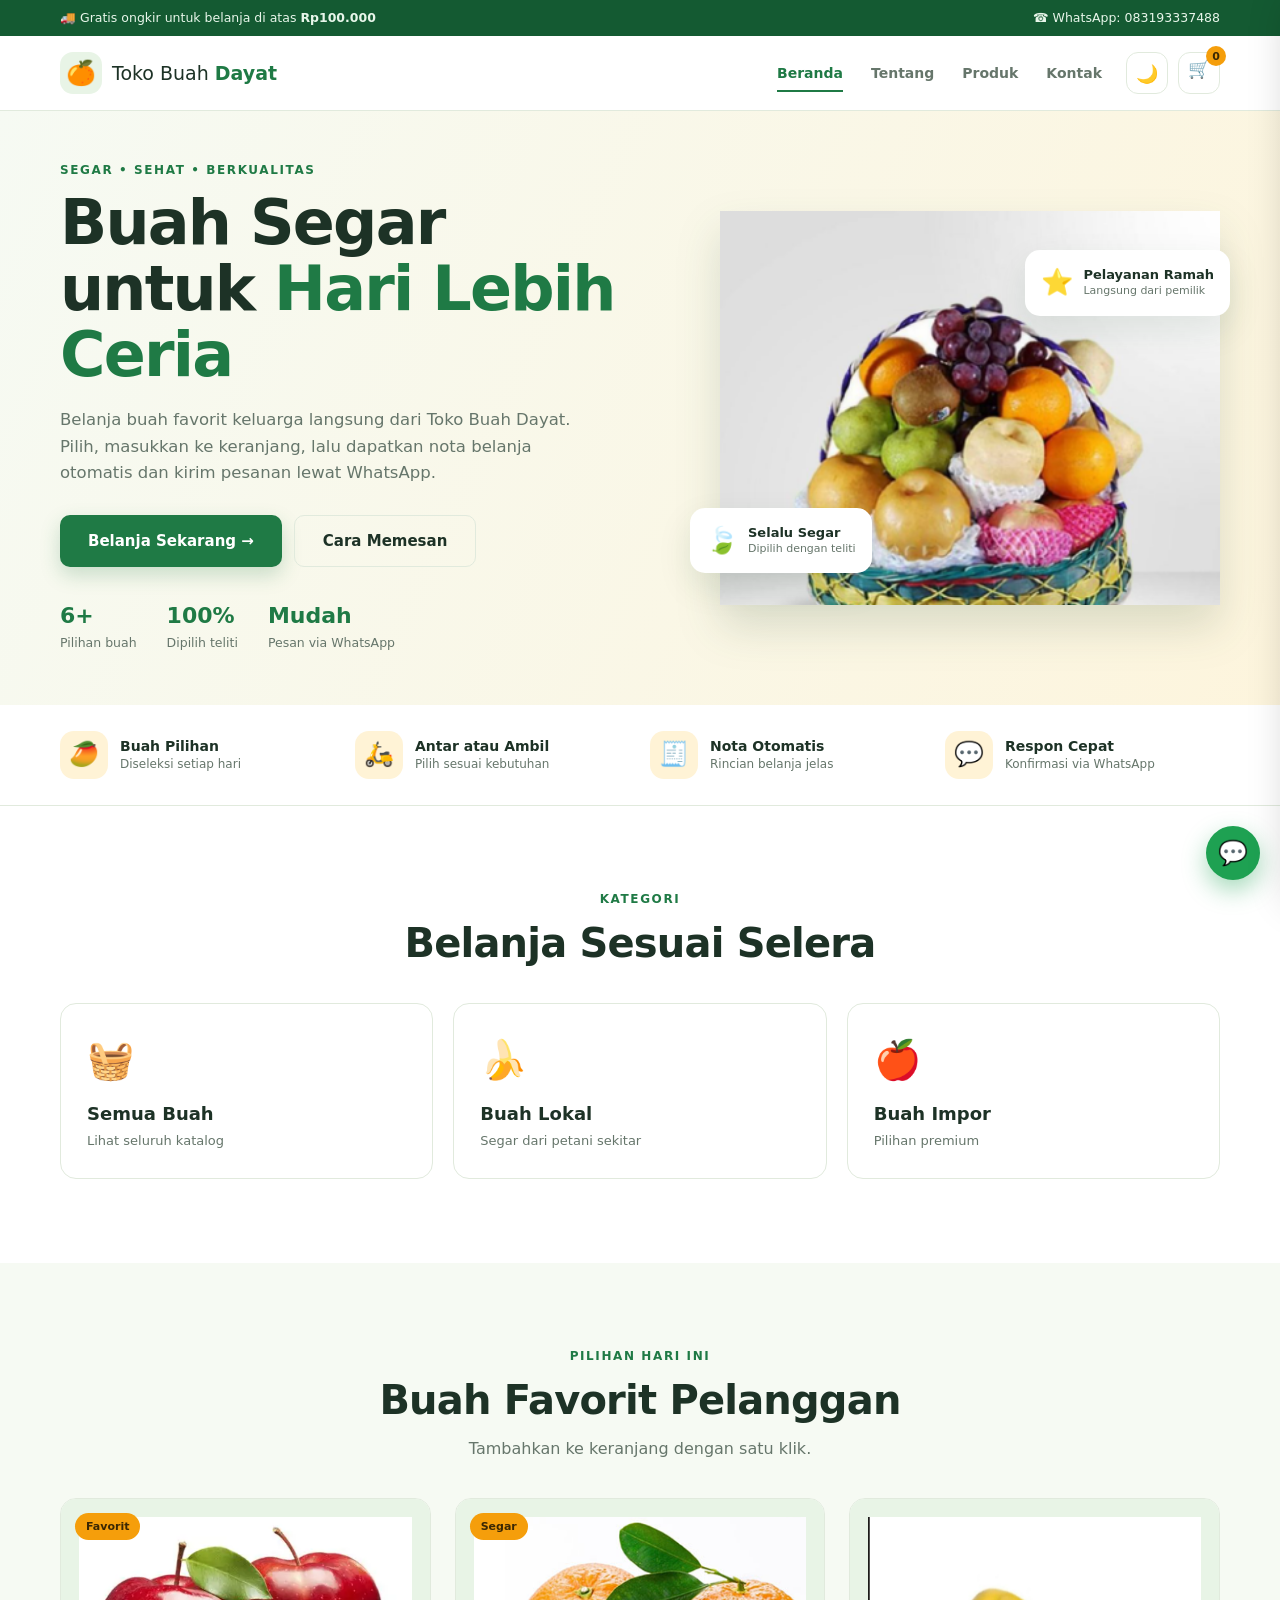
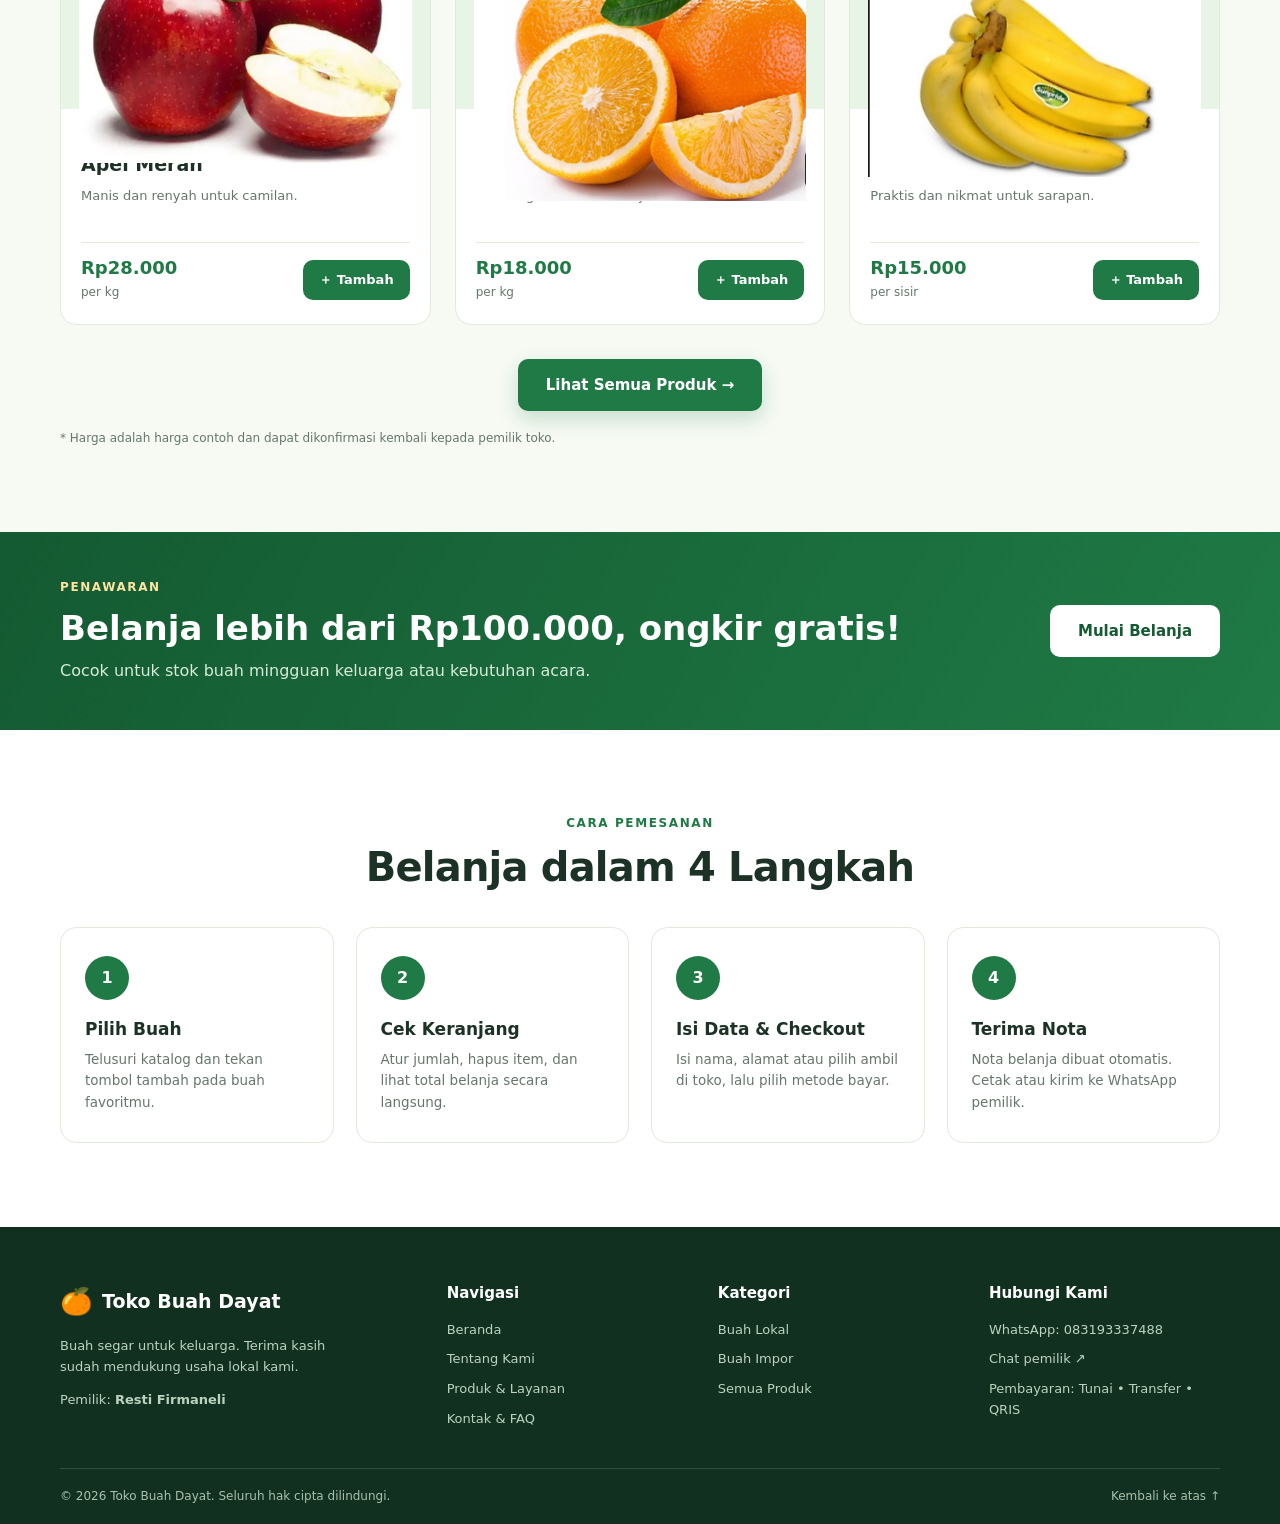
<file: index.html>
<!DOCTYPE html>
<html lang="id">
<head>
    <meta charset="UTF-8">
    <meta name="viewport" content="width=device-width, initial-scale=1.0">
    <meta name="description" content="Toko Buah Dayat menyediakan buah segar pilihan. Pesan online, bayar mudah, nota belanja otomatis.">
    <title>Toko Buah Dayat | Buah Segar Setiap Hari</title>
    <link rel="stylesheet" href="css/style.css">
</head>
<body id="top">

    <!-- ================= ANNOUNCEMENT BAR ================= -->
    <div class="topbar">
        <div class="container topbar-inner">
            <span>🚚 Gratis ongkir untuk belanja di atas <strong id="freeShipText">Rp100.000</strong></span>
            <span class="topbar-right">☎ WhatsApp: 083193337488</span>
        </div>
    </div>

    <!-- ================= NAVBAR ================= -->
    <header class="navbar-wrapper">
        <div class="container navbar-content">
            <a href="index.html" class="logo" aria-label="Toko Buah Dayat">
                <span class="logo-icon">🍊</span>
                <span class="logo-text">Toko Buah <strong>Dayat</strong></span>
            </a>

            <nav class="nav-menu" id="navMenu" aria-label="Navigasi utama">
                <a href="index.html" class="active">Beranda</a>
                <a href="about.html">Tentang</a>
                <a href="services.html">Produk</a>
                <a href="contact.html">Kontak</a>
            </nav>

            <div class="nav-actions">
                <button class="icon-btn" id="themeButton" type="button" aria-label="Ganti tema">🌙</button>
                <button class="icon-btn cart-btn" id="openCart" type="button" aria-label="Buka keranjang">
                    🛒<span class="cart-badge" id="cartBadge">0</span>
                </button>
                <button class="icon-btn mobile-menu" id="mobileMenu" type="button" aria-label="Buka menu">☰</button>
            </div>
        </div>
    </header>

    <main>
        <section class="hero" id="home">
            <div class="container hero-content">
                <div class="hero-text reveal">
                    <p class="eyebrow">SEGAR • SEHAT • BERKUALITAS</p>
                    <h1>Buah Segar untuk <span>Hari Lebih Ceria</span></h1>
                    <p class="hero-description">
                        Belanja buah favorit keluarga langsung dari Toko Buah Dayat. Pilih, masukkan ke keranjang,
                        lalu dapatkan nota belanja otomatis dan kirim pesanan lewat WhatsApp.
                    </p>
                    <div class="hero-buttons">
                        <a href="services.html#products" class="btn btn-primary btn-lg">Belanja Sekarang →</a>
                        <a href="#how" class="btn btn-ghost btn-lg">Cara Memesan</a>
                    </div>
                    <div class="hero-stats">
                        <div><strong>6+</strong><span>Pilihan buah</span></div>
                        <div><strong>100%</strong><span>Dipilih teliti</span></div>
                        <div><strong>Mudah</strong><span>Pesan via WhatsApp</span></div>
                    </div>
                </div>
                <div class="hero-image reveal">
                    <div class="hero-blob"></div>
                    <img src="images/keranjang-buah.png" alt="Keranjang berisi buah segar">
                    <div class="fresh-badge"><span>🍃</span><div><strong>Selalu Segar</strong><small>Dipilih dengan teliti</small></div></div>
                    <div class="fresh-badge badge-2"><span>⭐</span><div><strong>Pelayanan Ramah</strong><small>Langsung dari pemilik</small></div></div>
                </div>
            </div>
        </section>

        <section class="features">
            <div class="container features-grid">
                <div class="feature"><span>🥭</span><div><strong>Buah Pilihan</strong><small>Diseleksi setiap hari</small></div></div>
                <div class="feature"><span>🛵</span><div><strong>Antar atau Ambil</strong><small>Pilih sesuai kebutuhan</small></div></div>
                <div class="feature"><span>🧾</span><div><strong>Nota Otomatis</strong><small>Rincian belanja jelas</small></div></div>
                <div class="feature"><span>💬</span><div><strong>Respon Cepat</strong><small>Konfirmasi via WhatsApp</small></div></div>
            </div>
        </section>

        <section class="section categories" id="categories">
            <div class="container">
                <div class="section-heading reveal">
                    <p class="eyebrow">KATEGORI</p>
                    <h2>Belanja Sesuai Selera</h2>
                </div>
                <div class="category-grid">
                    <a class="category-card reveal" href="services.html#products"><span>🧺</span><strong>Semua Buah</strong><small>Lihat seluruh katalog</small></a>
                    <a class="category-card reveal" href="services.html?kategori=lokal#products"><span>🍌</span><strong>Buah Lokal</strong><small>Segar dari petani sekitar</small></a>
                    <a class="category-card reveal" href="services.html?kategori=impor#products"><span>🍎</span><strong>Buah Impor</strong><small>Pilihan premium</small></a>
                </div>
            </div>
        </section>

        <section class="section products" id="products">
            <div class="container">
                <div class="section-heading reveal">
                    <p class="eyebrow">PILIHAN HARI INI</p>
                    <h2>Buah Favorit Pelanggan</h2>
                    <p>Tambahkan ke keranjang dengan satu klik.</p>
                </div>
                <div class="product-grid" id="productGrid" data-limit="3"></div>
                <div class="center-btn"><a class="btn btn-primary btn-lg" href="services.html#products">Lihat Semua Produk →</a></div>
                <p class="price-note">* Harga adalah harga contoh dan dapat dikonfirmasi kembali kepada pemilik toko.</p>
            </div>
        </section>

        <section class="promo">
            <div class="container promo-inner reveal">
                <div>
                    <p class="eyebrow light">PENAWARAN</p>
                    <h2>Belanja lebih dari <span id="promoFree">Rp100.000</span>, ongkir gratis!</h2>
                    <p>Cocok untuk stok buah mingguan keluarga atau kebutuhan acara.</p>
                </div>
                <a href="services.html#products" class="btn btn-light btn-lg">Mulai Belanja</a>
            </div>
        </section>

        <section class="section how" id="how">
            <div class="container">
                <div class="section-heading reveal">
                    <p class="eyebrow">CARA PEMESANAN</p>
                    <h2>Belanja dalam 4 Langkah</h2>
                </div>
                <div class="steps">
                    <div class="step reveal"><span class="step-no">1</span><h3>Pilih Buah</h3><p>Telusuri katalog dan tekan tombol tambah pada buah favoritmu.</p></div>
                    <div class="step reveal"><span class="step-no">2</span><h3>Cek Keranjang</h3><p>Atur jumlah, hapus item, dan lihat total belanja secara langsung.</p></div>
                    <div class="step reveal"><span class="step-no">3</span><h3>Isi Data &amp; Checkout</h3><p>Isi nama, alamat atau pilih ambil di toko, lalu pilih metode bayar.</p></div>
                    <div class="step reveal"><span class="step-no">4</span><h3>Terima Nota</h3><p>Nota belanja dibuat otomatis. Cetak atau kirim ke WhatsApp pemilik.</p></div>
                </div>
            </div>
        </section>
    </main>

    <!-- ================= FOOTER ================= -->
    <footer class="footer">
        <div class="container footer-top">
            <div class="footer-brand">
                <a href="index.html" class="footer-logo"><span>🍊</span><strong>Toko Buah Dayat</strong></a>
                <p>Buah segar untuk keluarga. Terima kasih sudah mendukung usaha lokal kami.</p>
                <p class="owner-line">Pemilik: <strong>Resti Firmaneli</strong></p>
            </div>
            <div class="footer-column">
                <h4>Navigasi</h4>
                <a href="index.html">Beranda</a><a href="about.html">Tentang Kami</a><a href="services.html">Produk &amp; Layanan</a><a href="contact.html">Kontak &amp; FAQ</a>
            </div>
            <div class="footer-column">
                <h4>Kategori</h4>
                <a href="services.html?kategori=lokal#products">Buah Lokal</a>
                <a href="services.html?kategori=impor#products">Buah Impor</a>
                <a href="services.html#products">Semua Produk</a>
            </div>
            <div class="footer-column">
                <h4>Hubungi Kami</h4>
                <p>WhatsApp: 083193337488</p>
                <a href="https://wa.me/6283193337488" target="_blank" rel="noopener">Chat pemilik ↗</a>
                <p class="pay-note">Pembayaran: Tunai • Transfer • QRIS</p>
            </div>
        </div>
        <div class="container footer-bottom">
            <p>© 2026 Toko Buah Dayat. Seluruh hak cipta dilindungi.</p>
            <a href="#top">Kembali ke atas ↑</a>
        </div>
    </footer>

    <!-- ================= FLOATING ================= -->
    <a class="wa-float" href="https://wa.me/6283193337488" target="_blank" rel="noopener" aria-label="Chat WhatsApp">💬</a>
    <button class="to-top" id="toTop" type="button" aria-label="Kembali ke atas">↑</button>

    <!-- ================= CART DRAWER ================= -->
    <div class="overlay" id="overlay"></div>
    <aside class="drawer" id="cartDrawer" aria-label="Keranjang belanja" aria-hidden="true">
        <div class="drawer-head">
            <h3>🛒 Keranjang Belanja</h3>
            <button class="icon-btn" id="closeCart" type="button" aria-label="Tutup keranjang">✕</button>
        </div>
        <div class="drawer-body" id="cartItems"></div>
        <div class="drawer-foot" id="cartFoot">
            <div class="sum-row"><span>Subtotal</span><strong id="cartSubtotal">Rp0</strong></div>
            <p class="sum-hint" id="shipHint"></p>
            <button class="btn btn-primary btn-block" id="checkoutButton" type="button">Lanjut ke Checkout →</button>
            <button class="btn btn-link" id="clearCart" type="button">Kosongkan keranjang</button>
        </div>
    </aside>

    <!-- ================= CHECKOUT MODAL ================= -->
    <div class="modal" id="checkoutModal" aria-hidden="true">
        <div class="modal-dialog" role="dialog" aria-labelledby="checkoutTitle">
            <div class="modal-head">
                <h3 id="checkoutTitle">Checkout Pesanan</h3>
                <button class="icon-btn" data-close="checkoutModal" type="button" aria-label="Tutup">✕</button>
            </div>
            <form id="checkoutForm" class="checkout-grid" novalidate>
                <div class="checkout-fields">
                    <div class="form-group">
                        <label for="coNama">Nama Lengkap</label>
                        <input type="text" id="coNama" placeholder="Nama pemesan" autocomplete="name">
                    </div>
                    <div class="form-group">
                        <label for="coHp">Nomor HP / WhatsApp</label>
                        <input type="tel" id="coHp" placeholder="08xxxxxxxxxx" autocomplete="tel">
                    </div>

                    <div class="form-group">
                        <label>Pengambilan</label>
                        <div class="choice-row">
                            <label class="choice"><input type="radio" name="delivery" value="antar" checked><span>🛵 Antar ke alamat</span></label>
                            <label class="choice"><input type="radio" name="delivery" value="ambil"><span>🏪 Ambil di toko</span></label>
                        </div>
                    </div>
                    <div class="form-group" id="addressGroup">
                        <label for="coAlamat">Alamat Pengantaran</label>
                        <textarea id="coAlamat" rows="3" placeholder="Nama jalan, nomor rumah, patokan"></textarea>
                    </div>

                    <div class="form-group">
                        <label>Metode Pembayaran</label>
                        <div class="choice-row">
                            <label class="choice"><input type="radio" name="payment" value="Tunai" checked><span>💵 Tunai</span></label>
                            <label class="choice"><input type="radio" name="payment" value="Transfer Bank"><span>🏦 Transfer</span></label>
                            <label class="choice"><input type="radio" name="payment" value="QRIS"><span>📱 QRIS</span></label>
                        </div>
                    </div>
                    <div class="form-group">
                        <label for="coCatatan">Catatan (opsional)</label>
                        <textarea id="coCatatan" rows="2" placeholder="Contoh: pilih yang agak matang"></textarea>
                    </div>
                    <p class="form-note error" id="checkoutNote" role="alert"></p>
                </div>

                <div class="checkout-summary">
                    <h4>Ringkasan</h4>
                    <div id="summaryItems"></div>
                    <div class="sum-row"><span>Subtotal</span><span id="sumSubtotal">Rp0</span></div>
                    <div class="sum-row"><span>Ongkos kirim</span><span id="sumShipping">Rp0</span></div>
                    <div class="sum-row total"><span>Total</span><strong id="sumTotal">Rp0</strong></div>
                    <button class="btn btn-primary btn-block" type="submit">Buat Nota Belanja 🧾</button>
                    <small class="muted">Pesanan belum dikirim sampai kamu menekan tombol WhatsApp di nota.</small>
                </div>
            </form>
        </div>
    </div>

    <!-- ================= NOTA MODAL ================= -->
    <div class="modal modal-receipt" id="receiptModal" aria-hidden="true">
        <div class="modal-dialog receipt-dialog" role="dialog" aria-labelledby="receiptTitle">
            <div class="receipt-actions no-print">
                <button class="btn btn-primary" id="sendWa" type="button">Kirim ke WhatsApp</button>
                <button class="btn btn-ghost" id="printReceipt" type="button">🖨 Cetak / Simpan PDF</button>
                <button class="btn btn-link" id="newOrder" type="button">Pesanan Baru</button>
                <button class="icon-btn" data-close="receiptModal" type="button" aria-label="Tutup">✕</button>
            </div>
            <div class="receipt" id="receiptPaper">
                <div class="receipt-head">
                    <div class="receipt-logo">🍊</div>
                    <h2 id="receiptTitle">Toko Buah Dayat</h2>
                    <p>Pemilik: Resti Firmaneli • WhatsApp 083193337488</p>
                    <p class="receipt-badge">NOTA BELANJA</p>
                </div>
                <div class="receipt-meta" id="receiptMeta"></div>
                <table class="receipt-table">
                    <thead><tr><th>Item</th><th class="num">Harga</th><th class="num">Qty</th><th class="num">Jumlah</th></tr></thead>
                    <tbody id="receiptRows"></tbody>
                </table>
                <div class="receipt-total" id="receiptTotals"></div>
                <p class="receipt-foot">Terima kasih sudah berbelanja! Harga dan ketersediaan dikonfirmasi oleh pemilik toko.</p>
            </div>
        </div>
    </div>

    <div class="toast-message" id="toastMessage" role="status" aria-live="polite"></div>

    <script src="js/script.js"></script>
</body>
</html>
</file>
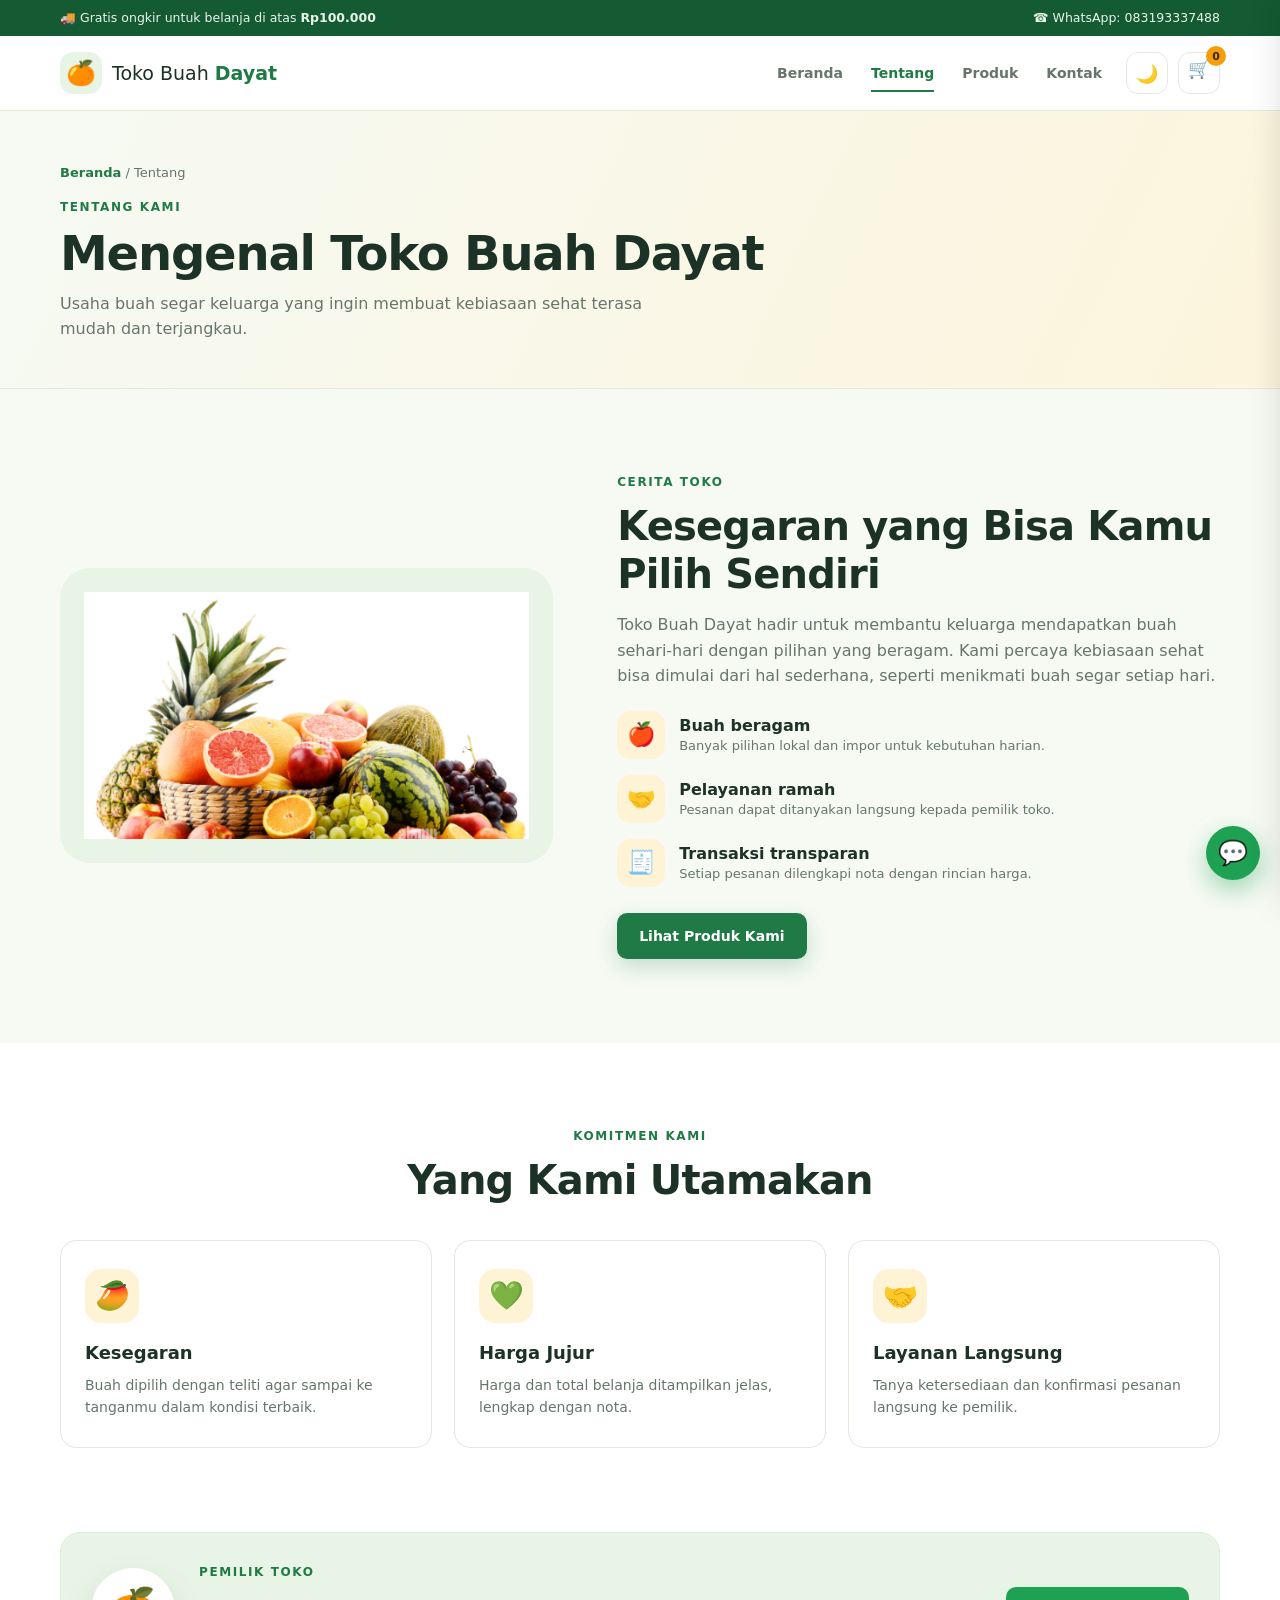
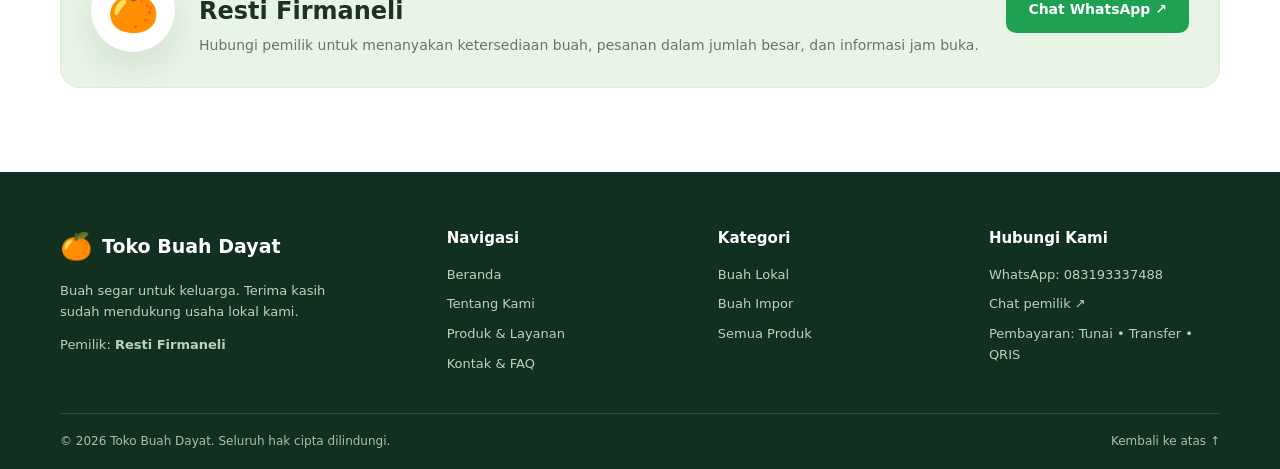
<file: about.html>
<!DOCTYPE html>
<html lang="id">
<head>
    <meta charset="UTF-8">
    <meta name="viewport" content="width=device-width, initial-scale=1.0">
    <meta name="description" content="Kenali Toko Buah Dayat, usaha buah segar keluarga yang dikelola Resti Firmaneli.">
    <title>Tentang Kami | Toko Buah Dayat</title>
    <link rel="stylesheet" href="css/style.css">
</head>
<body id="top">

    <!-- ================= ANNOUNCEMENT BAR ================= -->
    <div class="topbar">
        <div class="container topbar-inner">
            <span>🚚 Gratis ongkir untuk belanja di atas <strong id="freeShipText">Rp100.000</strong></span>
            <span class="topbar-right">☎ WhatsApp: 083193337488</span>
        </div>
    </div>

    <!-- ================= NAVBAR ================= -->
    <header class="navbar-wrapper">
        <div class="container navbar-content">
            <a href="index.html" class="logo" aria-label="Toko Buah Dayat">
                <span class="logo-icon">🍊</span>
                <span class="logo-text">Toko Buah <strong>Dayat</strong></span>
            </a>

            <nav class="nav-menu" id="navMenu" aria-label="Navigasi utama">
                <a href="index.html">Beranda</a>
                <a href="about.html" class="active">Tentang</a>
                <a href="services.html">Produk</a>
                <a href="contact.html">Kontak</a>
            </nav>

            <div class="nav-actions">
                <button class="icon-btn" id="themeButton" type="button" aria-label="Ganti tema">🌙</button>
                <button class="icon-btn cart-btn" id="openCart" type="button" aria-label="Buka keranjang">
                    🛒<span class="cart-badge" id="cartBadge">0</span>
                </button>
                <button class="icon-btn mobile-menu" id="mobileMenu" type="button" aria-label="Buka menu">☰</button>
            </div>
        </div>
    </header>

    <main>
        <section class="page-hero">
            <div class="container">
                <p class="breadcrumb"><a href="index.html">Beranda</a> / <span>Tentang</span></p>
                <p class="eyebrow">TENTANG KAMI</p>
                <h1>Mengenal Toko Buah Dayat</h1>
                <p>Usaha buah segar keluarga yang ingin membuat kebiasaan sehat terasa mudah dan terjangkau.</p>
            </div>
        </section>

        <section class="section about" id="about">
            <div class="container about-wrapper">
                <div class="about-image reveal">
                    <img src="images/buah segar.png" alt="Berbagai buah segar">
                </div>
                <div class="about-content reveal">
                    <p class="eyebrow">CERITA TOKO</p>
                    <h2>Kesegaran yang Bisa Kamu Pilih Sendiri</h2>
                    <p>
                        Toko Buah Dayat hadir untuk membantu keluarga mendapatkan buah sehari-hari dengan
                        pilihan yang beragam. Kami percaya kebiasaan sehat bisa dimulai dari hal sederhana,
                        seperti menikmati buah segar setiap hari.
                    </p>
                    <ul class="about-points">
                        <li><span class="point-icon">🍎</span><span><strong>Buah beragam</strong><small>Banyak pilihan lokal dan impor untuk kebutuhan harian.</small></span></li>
                        <li><span class="point-icon">🤝</span><span><strong>Pelayanan ramah</strong><small>Pesanan dapat ditanyakan langsung kepada pemilik toko.</small></span></li>
                        <li><span class="point-icon">🧾</span><span><strong>Transaksi transparan</strong><small>Setiap pesanan dilengkapi nota dengan rincian harga.</small></span></li>
                    </ul>
                    <a href="services.html#products" class="btn btn-primary">Lihat Produk Kami</a>
                </div>
            </div>
        </section>

        <section class="section values">
            <div class="container">
                <div class="section-heading reveal">
                    <p class="eyebrow">KOMITMEN KAMI</p>
                    <h2>Yang Kami Utamakan</h2>
                </div>
                <div class="services-grid">
                    <div class="service-card reveal"><span>🥭</span><h3>Kesegaran</h3><p>Buah dipilih dengan teliti agar sampai ke tanganmu dalam kondisi terbaik.</p></div>
                    <div class="service-card reveal"><span>💚</span><h3>Harga Jujur</h3><p>Harga dan total belanja ditampilkan jelas, lengkap dengan nota.</p></div>
                    <div class="service-card reveal"><span>🤝</span><h3>Layanan Langsung</h3><p>Tanya ketersediaan dan konfirmasi pesanan langsung ke pemilik.</p></div>
                </div>
            </div>
        </section>

        <section class="section profile">
            <div class="container">
                <div class="profile-card reveal">
                    <div class="profile-avatar">🍊</div>
                    <div>
                        <p class="eyebrow">PEMILIK TOKO</p>
                        <h3>Resti Firmaneli</h3>
                        <p>Hubungi pemilik untuk menanyakan ketersediaan buah, pesanan dalam jumlah besar, dan informasi jam buka.</p>
                    </div>
                    <a class="btn btn-whatsapp" href="https://wa.me/6283193337488" target="_blank" rel="noopener">Chat WhatsApp ↗</a>
                </div>
            </div>
        </section>
    </main>

    <!-- ================= FOOTER ================= -->
    <footer class="footer">
        <div class="container footer-top">
            <div class="footer-brand">
                <a href="index.html" class="footer-logo"><span>🍊</span><strong>Toko Buah Dayat</strong></a>
                <p>Buah segar untuk keluarga. Terima kasih sudah mendukung usaha lokal kami.</p>
                <p class="owner-line">Pemilik: <strong>Resti Firmaneli</strong></p>
            </div>
            <div class="footer-column">
                <h4>Navigasi</h4>
                <a href="index.html">Beranda</a><a href="about.html">Tentang Kami</a><a href="services.html">Produk &amp; Layanan</a><a href="contact.html">Kontak &amp; FAQ</a>
            </div>
            <div class="footer-column">
                <h4>Kategori</h4>
                <a href="services.html?kategori=lokal#products">Buah Lokal</a>
                <a href="services.html?kategori=impor#products">Buah Impor</a>
                <a href="services.html#products">Semua Produk</a>
            </div>
            <div class="footer-column">
                <h4>Hubungi Kami</h4>
                <p>WhatsApp: 083193337488</p>
                <a href="https://wa.me/6283193337488" target="_blank" rel="noopener">Chat pemilik ↗</a>
                <p class="pay-note">Pembayaran: Tunai • Transfer • QRIS</p>
            </div>
        </div>
        <div class="container footer-bottom">
            <p>© 2026 Toko Buah Dayat. Seluruh hak cipta dilindungi.</p>
            <a href="#top">Kembali ke atas ↑</a>
        </div>
    </footer>

    <!-- ================= FLOATING ================= -->
    <a class="wa-float" href="https://wa.me/6283193337488" target="_blank" rel="noopener" aria-label="Chat WhatsApp">💬</a>
    <button class="to-top" id="toTop" type="button" aria-label="Kembali ke atas">↑</button>

    <!-- ================= CART DRAWER ================= -->
    <div class="overlay" id="overlay"></div>
    <aside class="drawer" id="cartDrawer" aria-label="Keranjang belanja" aria-hidden="true">
        <div class="drawer-head">
            <h3>🛒 Keranjang Belanja</h3>
            <button class="icon-btn" id="closeCart" type="button" aria-label="Tutup keranjang">✕</button>
        </div>
        <div class="drawer-body" id="cartItems"></div>
        <div class="drawer-foot" id="cartFoot">
            <div class="sum-row"><span>Subtotal</span><strong id="cartSubtotal">Rp0</strong></div>
            <p class="sum-hint" id="shipHint"></p>
            <button class="btn btn-primary btn-block" id="checkoutButton" type="button">Lanjut ke Checkout →</button>
            <button class="btn btn-link" id="clearCart" type="button">Kosongkan keranjang</button>
        </div>
    </aside>

    <!-- ================= CHECKOUT MODAL ================= -->
    <div class="modal" id="checkoutModal" aria-hidden="true">
        <div class="modal-dialog" role="dialog" aria-labelledby="checkoutTitle">
            <div class="modal-head">
                <h3 id="checkoutTitle">Checkout Pesanan</h3>
                <button class="icon-btn" data-close="checkoutModal" type="button" aria-label="Tutup">✕</button>
            </div>
            <form id="checkoutForm" class="checkout-grid" novalidate>
                <div class="checkout-fields">
                    <div class="form-group">
                        <label for="coNama">Nama Lengkap</label>
                        <input type="text" id="coNama" placeholder="Nama pemesan" autocomplete="name">
                    </div>
                    <div class="form-group">
                        <label for="coHp">Nomor HP / WhatsApp</label>
                        <input type="tel" id="coHp" placeholder="08xxxxxxxxxx" autocomplete="tel">
                    </div>

                    <div class="form-group">
                        <label>Pengambilan</label>
                        <div class="choice-row">
                            <label class="choice"><input type="radio" name="delivery" value="antar" checked><span>🛵 Antar ke alamat</span></label>
                            <label class="choice"><input type="radio" name="delivery" value="ambil"><span>🏪 Ambil di toko</span></label>
                        </div>
                    </div>
                    <div class="form-group" id="addressGroup">
                        <label for="coAlamat">Alamat Pengantaran</label>
                        <textarea id="coAlamat" rows="3" placeholder="Nama jalan, nomor rumah, patokan"></textarea>
                    </div>

                    <div class="form-group">
                        <label>Metode Pembayaran</label>
                        <div class="choice-row">
                            <label class="choice"><input type="radio" name="payment" value="Tunai" checked><span>💵 Tunai</span></label>
                            <label class="choice"><input type="radio" name="payment" value="Transfer Bank"><span>🏦 Transfer</span></label>
                            <label class="choice"><input type="radio" name="payment" value="QRIS"><span>📱 QRIS</span></label>
                        </div>
                    </div>
                    <div class="form-group">
                        <label for="coCatatan">Catatan (opsional)</label>
                        <textarea id="coCatatan" rows="2" placeholder="Contoh: pilih yang agak matang"></textarea>
                    </div>
                    <p class="form-note error" id="checkoutNote" role="alert"></p>
                </div>

                <div class="checkout-summary">
                    <h4>Ringkasan</h4>
                    <div id="summaryItems"></div>
                    <div class="sum-row"><span>Subtotal</span><span id="sumSubtotal">Rp0</span></div>
                    <div class="sum-row"><span>Ongkos kirim</span><span id="sumShipping">Rp0</span></div>
                    <div class="sum-row total"><span>Total</span><strong id="sumTotal">Rp0</strong></div>
                    <button class="btn btn-primary btn-block" type="submit">Buat Nota Belanja 🧾</button>
                    <small class="muted">Pesanan belum dikirim sampai kamu menekan tombol WhatsApp di nota.</small>
                </div>
            </form>
        </div>
    </div>

    <!-- ================= NOTA MODAL ================= -->
    <div class="modal modal-receipt" id="receiptModal" aria-hidden="true">
        <div class="modal-dialog receipt-dialog" role="dialog" aria-labelledby="receiptTitle">
            <div class="receipt-actions no-print">
                <button class="btn btn-primary" id="sendWa" type="button">Kirim ke WhatsApp</button>
                <button class="btn btn-ghost" id="printReceipt" type="button">🖨 Cetak / Simpan PDF</button>
                <button class="btn btn-link" id="newOrder" type="button">Pesanan Baru</button>
                <button class="icon-btn" data-close="receiptModal" type="button" aria-label="Tutup">✕</button>
            </div>
            <div class="receipt" id="receiptPaper">
                <div class="receipt-head">
                    <div class="receipt-logo">🍊</div>
                    <h2 id="receiptTitle">Toko Buah Dayat</h2>
                    <p>Pemilik: Resti Firmaneli • WhatsApp 083193337488</p>
                    <p class="receipt-badge">NOTA BELANJA</p>
                </div>
                <div class="receipt-meta" id="receiptMeta"></div>
                <table class="receipt-table">
                    <thead><tr><th>Item</th><th class="num">Harga</th><th class="num">Qty</th><th class="num">Jumlah</th></tr></thead>
                    <tbody id="receiptRows"></tbody>
                </table>
                <div class="receipt-total" id="receiptTotals"></div>
                <p class="receipt-foot">Terima kasih sudah berbelanja! Harga dan ketersediaan dikonfirmasi oleh pemilik toko.</p>
            </div>
        </div>
    </div>

    <div class="toast-message" id="toastMessage" role="status" aria-live="polite"></div>

    <script src="js/script.js"></script>
</body>
</html>
</file>
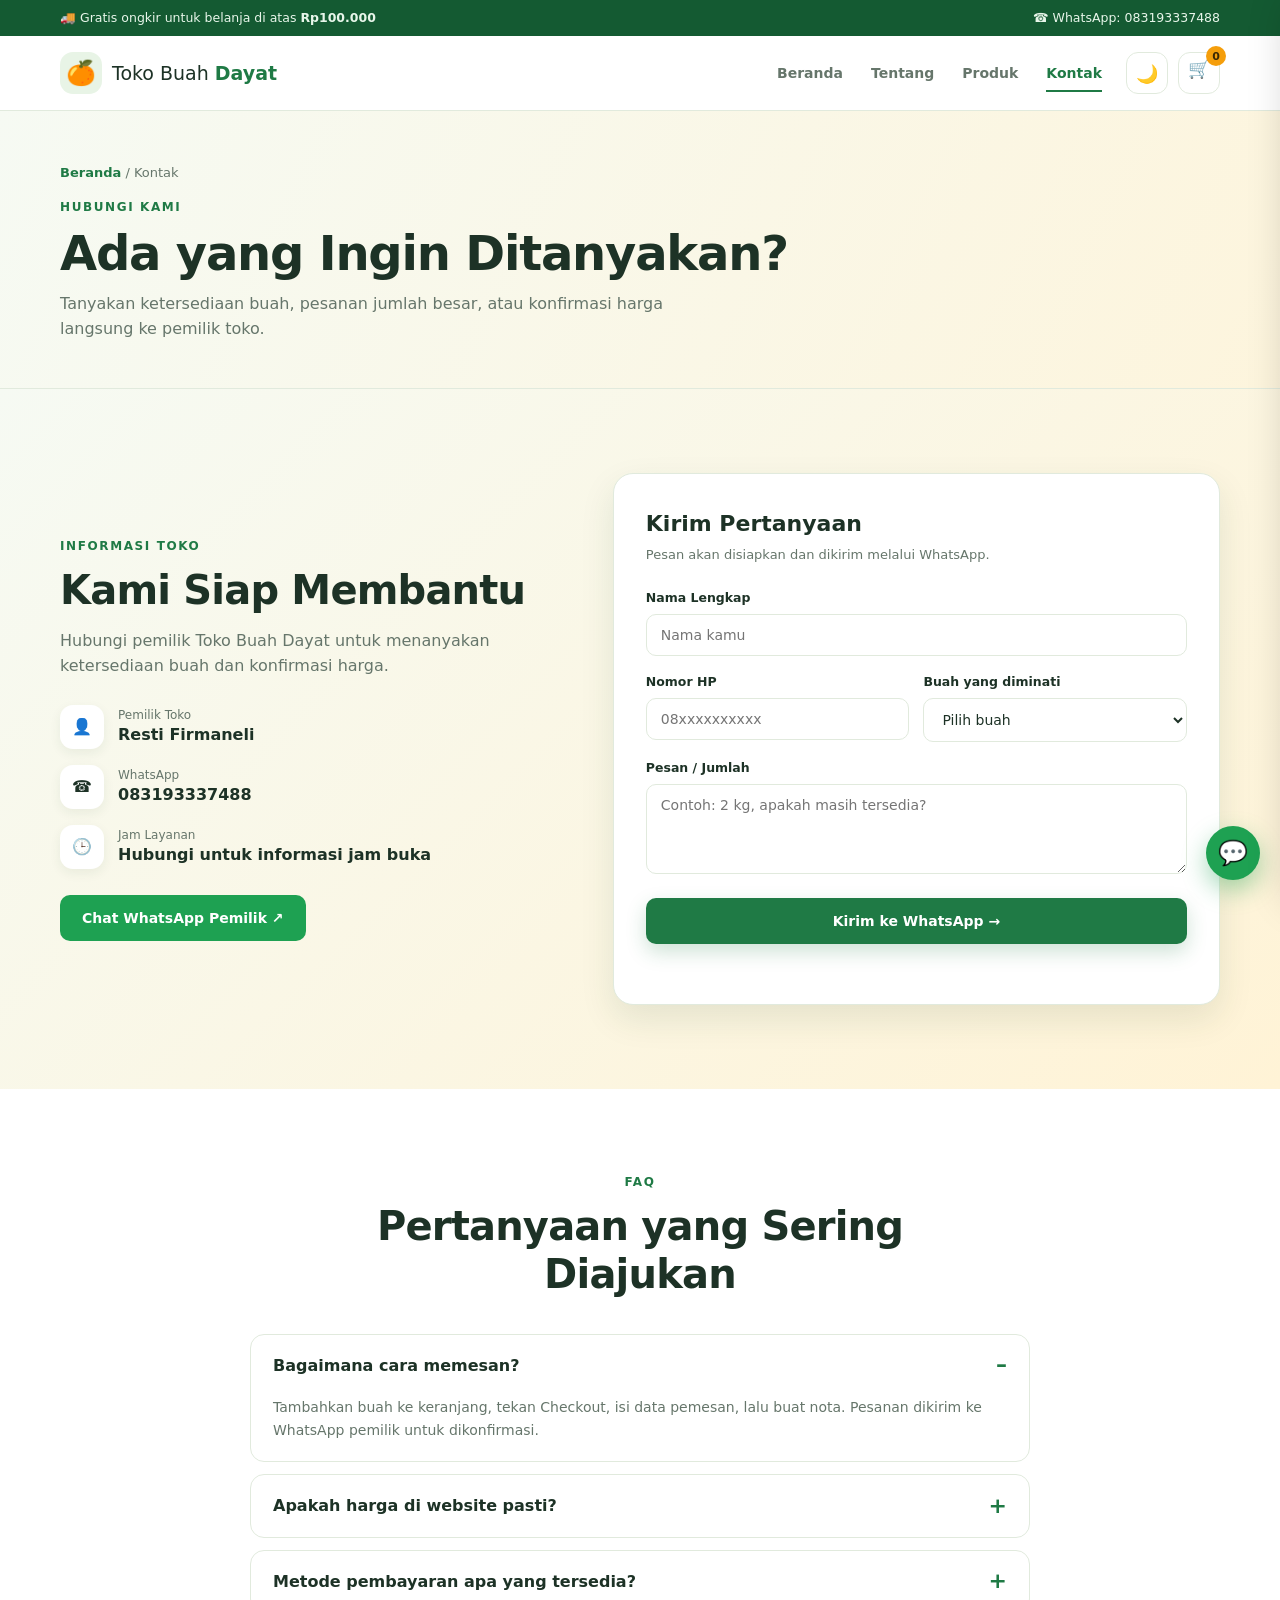
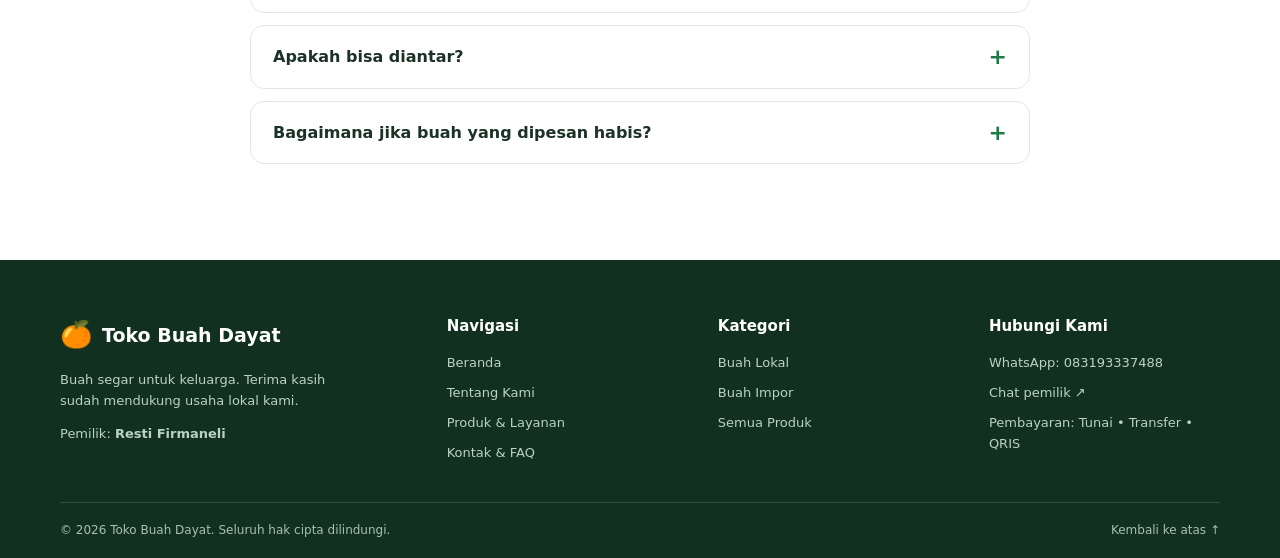
<file: contact.html>
<!DOCTYPE html>
<html lang="id">
<head>
    <meta charset="UTF-8">
    <meta name="viewport" content="width=device-width, initial-scale=1.0">
    <meta name="description" content="Hubungi pemilik Toko Buah Dayat via WhatsApp dan baca pertanyaan yang sering diajukan.">
    <title>Kontak & FAQ | Toko Buah Dayat</title>
    <link rel="stylesheet" href="css/style.css">
</head>
<body id="top">

    <!-- ================= ANNOUNCEMENT BAR ================= -->
    <div class="topbar">
        <div class="container topbar-inner">
            <span>🚚 Gratis ongkir untuk belanja di atas <strong id="freeShipText">Rp100.000</strong></span>
            <span class="topbar-right">☎ WhatsApp: 083193337488</span>
        </div>
    </div>

    <!-- ================= NAVBAR ================= -->
    <header class="navbar-wrapper">
        <div class="container navbar-content">
            <a href="index.html" class="logo" aria-label="Toko Buah Dayat">
                <span class="logo-icon">🍊</span>
                <span class="logo-text">Toko Buah <strong>Dayat</strong></span>
            </a>

            <nav class="nav-menu" id="navMenu" aria-label="Navigasi utama">
                <a href="index.html">Beranda</a>
                <a href="about.html">Tentang</a>
                <a href="services.html">Produk</a>
                <a href="contact.html" class="active">Kontak</a>
            </nav>

            <div class="nav-actions">
                <button class="icon-btn" id="themeButton" type="button" aria-label="Ganti tema">🌙</button>
                <button class="icon-btn cart-btn" id="openCart" type="button" aria-label="Buka keranjang">
                    🛒<span class="cart-badge" id="cartBadge">0</span>
                </button>
                <button class="icon-btn mobile-menu" id="mobileMenu" type="button" aria-label="Buka menu">☰</button>
            </div>
        </div>
    </header>

    <main>
        <section class="page-hero">
            <div class="container">
                <p class="breadcrumb"><a href="index.html">Beranda</a> / <span>Kontak</span></p>
                <p class="eyebrow">HUBUNGI KAMI</p>
                <h1>Ada yang Ingin Ditanyakan?</h1>
                <p>Tanyakan ketersediaan buah, pesanan jumlah besar, atau konfirmasi harga langsung ke pemilik toko.</p>
            </div>
        </section>

        <section class="section contact" id="contact">
            <div class="container contact-wrapper">
                <div class="contact-info reveal">
                    <p class="eyebrow">INFORMASI TOKO</p>
                    <h2>Kami Siap Membantu</h2>
                    <p class="contact-description">Hubungi pemilik Toko Buah Dayat untuk menanyakan ketersediaan buah dan konfirmasi harga.</p>
                    <div class="contact-list">
                        <div class="contact-item"><span class="contact-icon">👤</span><span><small>Pemilik Toko</small><strong>Resti Firmaneli</strong></span></div>
                        <div class="contact-item"><span class="contact-icon">☎</span><span><small>WhatsApp</small><strong>083193337488</strong></span></div>
                        <div class="contact-item"><span class="contact-icon">🕒</span><span><small>Jam Layanan</small><strong>Hubungi untuk informasi jam buka</strong></span></div>
                    </div>
                    <a class="btn btn-whatsapp" href="https://wa.me/6283193337488" target="_blank" rel="noopener">Chat WhatsApp Pemilik ↗</a>
                </div>

                <div class="contact-form reveal">
                    <h3>Kirim Pertanyaan</h3>
                    <p>Pesan akan disiapkan dan dikirim melalui WhatsApp.</p>
                    <form id="contactForm" novalidate>
                        <div class="form-group">
                            <label for="nama">Nama Lengkap</label>
                            <input type="text" id="nama" placeholder="Nama kamu" required>
                        </div>
                        <div class="form-row">
                            <div class="form-group">
                                <label for="telepon">Nomor HP</label>
                                <input type="tel" id="telepon" placeholder="08xxxxxxxxxx" required>
                            </div>
                            <div class="form-group">
                                <label for="buahPilihan">Buah yang diminati</label>
                                <select id="buahPilihan" required></select>
                            </div>
                        </div>
                        <div class="form-group">
                            <label for="pesan">Pesan / Jumlah</label>
                            <textarea id="pesan" rows="4" placeholder="Contoh: 2 kg, apakah masih tersedia?" required></textarea>
                        </div>
                        <button type="submit" class="btn btn-primary btn-block">Kirim ke WhatsApp →</button>
                        <p class="form-note" id="formNote" role="status"></p>
                    </form>
                </div>
            </div>
        </section>

        <section class="section faq" id="faq">
            <div class="container faq-wrapper">
                <div class="section-heading reveal">
                    <p class="eyebrow">FAQ</p>
                    <h2>Pertanyaan yang Sering Diajukan</h2>
                </div>
                <details class="reveal" open><summary>Bagaimana cara memesan?</summary><p>Tambahkan buah ke keranjang, tekan Checkout, isi data pemesan, lalu buat nota. Pesanan dikirim ke WhatsApp pemilik untuk dikonfirmasi.</p></details>
                <details class="reveal"><summary>Apakah harga di website pasti?</summary><p>Harga di website adalah harga contoh. Pemilik toko akan mengonfirmasi ketersediaan dan harga terbaru melalui WhatsApp.</p></details>
                <details class="reveal"><summary>Metode pembayaran apa yang tersedia?</summary><p>Tunai (bayar saat terima/ambil), transfer bank, dan QRIS. Detail pembayaran akan diberikan pemilik saat konfirmasi.</p></details>
                <details class="reveal"><summary>Apakah bisa diantar?</summary><p>Bisa. Pilih opsi “Antar ke alamat” saat checkout. Area dan ongkos kirim final dikonfirmasi oleh pemilik toko.</p></details>
                <details class="reveal"><summary>Bagaimana jika buah yang dipesan habis?</summary><p>Pemilik akan menghubungi kamu lewat WhatsApp untuk menawarkan pengganti atau menyesuaikan pesanan.</p></details>
            </div>
        </section>
    </main>

    <!-- ================= FOOTER ================= -->
    <footer class="footer">
        <div class="container footer-top">
            <div class="footer-brand">
                <a href="index.html" class="footer-logo"><span>🍊</span><strong>Toko Buah Dayat</strong></a>
                <p>Buah segar untuk keluarga. Terima kasih sudah mendukung usaha lokal kami.</p>
                <p class="owner-line">Pemilik: <strong>Resti Firmaneli</strong></p>
            </div>
            <div class="footer-column">
                <h4>Navigasi</h4>
                <a href="index.html">Beranda</a><a href="about.html">Tentang Kami</a><a href="services.html">Produk &amp; Layanan</a><a href="contact.html">Kontak &amp; FAQ</a>
            </div>
            <div class="footer-column">
                <h4>Kategori</h4>
                <a href="services.html?kategori=lokal#products">Buah Lokal</a>
                <a href="services.html?kategori=impor#products">Buah Impor</a>
                <a href="services.html#products">Semua Produk</a>
            </div>
            <div class="footer-column">
                <h4>Hubungi Kami</h4>
                <p>WhatsApp: 083193337488</p>
                <a href="https://wa.me/6283193337488" target="_blank" rel="noopener">Chat pemilik ↗</a>
                <p class="pay-note">Pembayaran: Tunai • Transfer • QRIS</p>
            </div>
        </div>
        <div class="container footer-bottom">
            <p>© 2026 Toko Buah Dayat. Seluruh hak cipta dilindungi.</p>
            <a href="#top">Kembali ke atas ↑</a>
        </div>
    </footer>

    <!-- ================= FLOATING ================= -->
    <a class="wa-float" href="https://wa.me/6283193337488" target="_blank" rel="noopener" aria-label="Chat WhatsApp">💬</a>
    <button class="to-top" id="toTop" type="button" aria-label="Kembali ke atas">↑</button>

    <!-- ================= CART DRAWER ================= -->
    <div class="overlay" id="overlay"></div>
    <aside class="drawer" id="cartDrawer" aria-label="Keranjang belanja" aria-hidden="true">
        <div class="drawer-head">
            <h3>🛒 Keranjang Belanja</h3>
            <button class="icon-btn" id="closeCart" type="button" aria-label="Tutup keranjang">✕</button>
        </div>
        <div class="drawer-body" id="cartItems"></div>
        <div class="drawer-foot" id="cartFoot">
            <div class="sum-row"><span>Subtotal</span><strong id="cartSubtotal">Rp0</strong></div>
            <p class="sum-hint" id="shipHint"></p>
            <button class="btn btn-primary btn-block" id="checkoutButton" type="button">Lanjut ke Checkout →</button>
            <button class="btn btn-link" id="clearCart" type="button">Kosongkan keranjang</button>
        </div>
    </aside>

    <!-- ================= CHECKOUT MODAL ================= -->
    <div class="modal" id="checkoutModal" aria-hidden="true">
        <div class="modal-dialog" role="dialog" aria-labelledby="checkoutTitle">
            <div class="modal-head">
                <h3 id="checkoutTitle">Checkout Pesanan</h3>
                <button class="icon-btn" data-close="checkoutModal" type="button" aria-label="Tutup">✕</button>
            </div>
            <form id="checkoutForm" class="checkout-grid" novalidate>
                <div class="checkout-fields">
                    <div class="form-group">
                        <label for="coNama">Nama Lengkap</label>
                        <input type="text" id="coNama" placeholder="Nama pemesan" autocomplete="name">
                    </div>
                    <div class="form-group">
                        <label for="coHp">Nomor HP / WhatsApp</label>
                        <input type="tel" id="coHp" placeholder="08xxxxxxxxxx" autocomplete="tel">
                    </div>

                    <div class="form-group">
                        <label>Pengambilan</label>
                        <div class="choice-row">
                            <label class="choice"><input type="radio" name="delivery" value="antar" checked><span>🛵 Antar ke alamat</span></label>
                            <label class="choice"><input type="radio" name="delivery" value="ambil"><span>🏪 Ambil di toko</span></label>
                        </div>
                    </div>
                    <div class="form-group" id="addressGroup">
                        <label for="coAlamat">Alamat Pengantaran</label>
                        <textarea id="coAlamat" rows="3" placeholder="Nama jalan, nomor rumah, patokan"></textarea>
                    </div>

                    <div class="form-group">
                        <label>Metode Pembayaran</label>
                        <div class="choice-row">
                            <label class="choice"><input type="radio" name="payment" value="Tunai" checked><span>💵 Tunai</span></label>
                            <label class="choice"><input type="radio" name="payment" value="Transfer Bank"><span>🏦 Transfer</span></label>
                            <label class="choice"><input type="radio" name="payment" value="QRIS"><span>📱 QRIS</span></label>
                        </div>
                    </div>
                    <div class="form-group">
                        <label for="coCatatan">Catatan (opsional)</label>
                        <textarea id="coCatatan" rows="2" placeholder="Contoh: pilih yang agak matang"></textarea>
                    </div>
                    <p class="form-note error" id="checkoutNote" role="alert"></p>
                </div>

                <div class="checkout-summary">
                    <h4>Ringkasan</h4>
                    <div id="summaryItems"></div>
                    <div class="sum-row"><span>Subtotal</span><span id="sumSubtotal">Rp0</span></div>
                    <div class="sum-row"><span>Ongkos kirim</span><span id="sumShipping">Rp0</span></div>
                    <div class="sum-row total"><span>Total</span><strong id="sumTotal">Rp0</strong></div>
                    <button class="btn btn-primary btn-block" type="submit">Buat Nota Belanja 🧾</button>
                    <small class="muted">Pesanan belum dikirim sampai kamu menekan tombol WhatsApp di nota.</small>
                </div>
            </form>
        </div>
    </div>

    <!-- ================= NOTA MODAL ================= -->
    <div class="modal modal-receipt" id="receiptModal" aria-hidden="true">
        <div class="modal-dialog receipt-dialog" role="dialog" aria-labelledby="receiptTitle">
            <div class="receipt-actions no-print">
                <button class="btn btn-primary" id="sendWa" type="button">Kirim ke WhatsApp</button>
                <button class="btn btn-ghost" id="printReceipt" type="button">🖨 Cetak / Simpan PDF</button>
                <button class="btn btn-link" id="newOrder" type="button">Pesanan Baru</button>
                <button class="icon-btn" data-close="receiptModal" type="button" aria-label="Tutup">✕</button>
            </div>
            <div class="receipt" id="receiptPaper">
                <div class="receipt-head">
                    <div class="receipt-logo">🍊</div>
                    <h2 id="receiptTitle">Toko Buah Dayat</h2>
                    <p>Pemilik: Resti Firmaneli • WhatsApp 083193337488</p>
                    <p class="receipt-badge">NOTA BELANJA</p>
                </div>
                <div class="receipt-meta" id="receiptMeta"></div>
                <table class="receipt-table">
                    <thead><tr><th>Item</th><th class="num">Harga</th><th class="num">Qty</th><th class="num">Jumlah</th></tr></thead>
                    <tbody id="receiptRows"></tbody>
                </table>
                <div class="receipt-total" id="receiptTotals"></div>
                <p class="receipt-foot">Terima kasih sudah berbelanja! Harga dan ketersediaan dikonfirmasi oleh pemilik toko.</p>
            </div>
        </div>
    </div>

    <div class="toast-message" id="toastMessage" role="status" aria-live="polite"></div>

    <script src="js/script.js"></script>
</body>
</html>
</file>
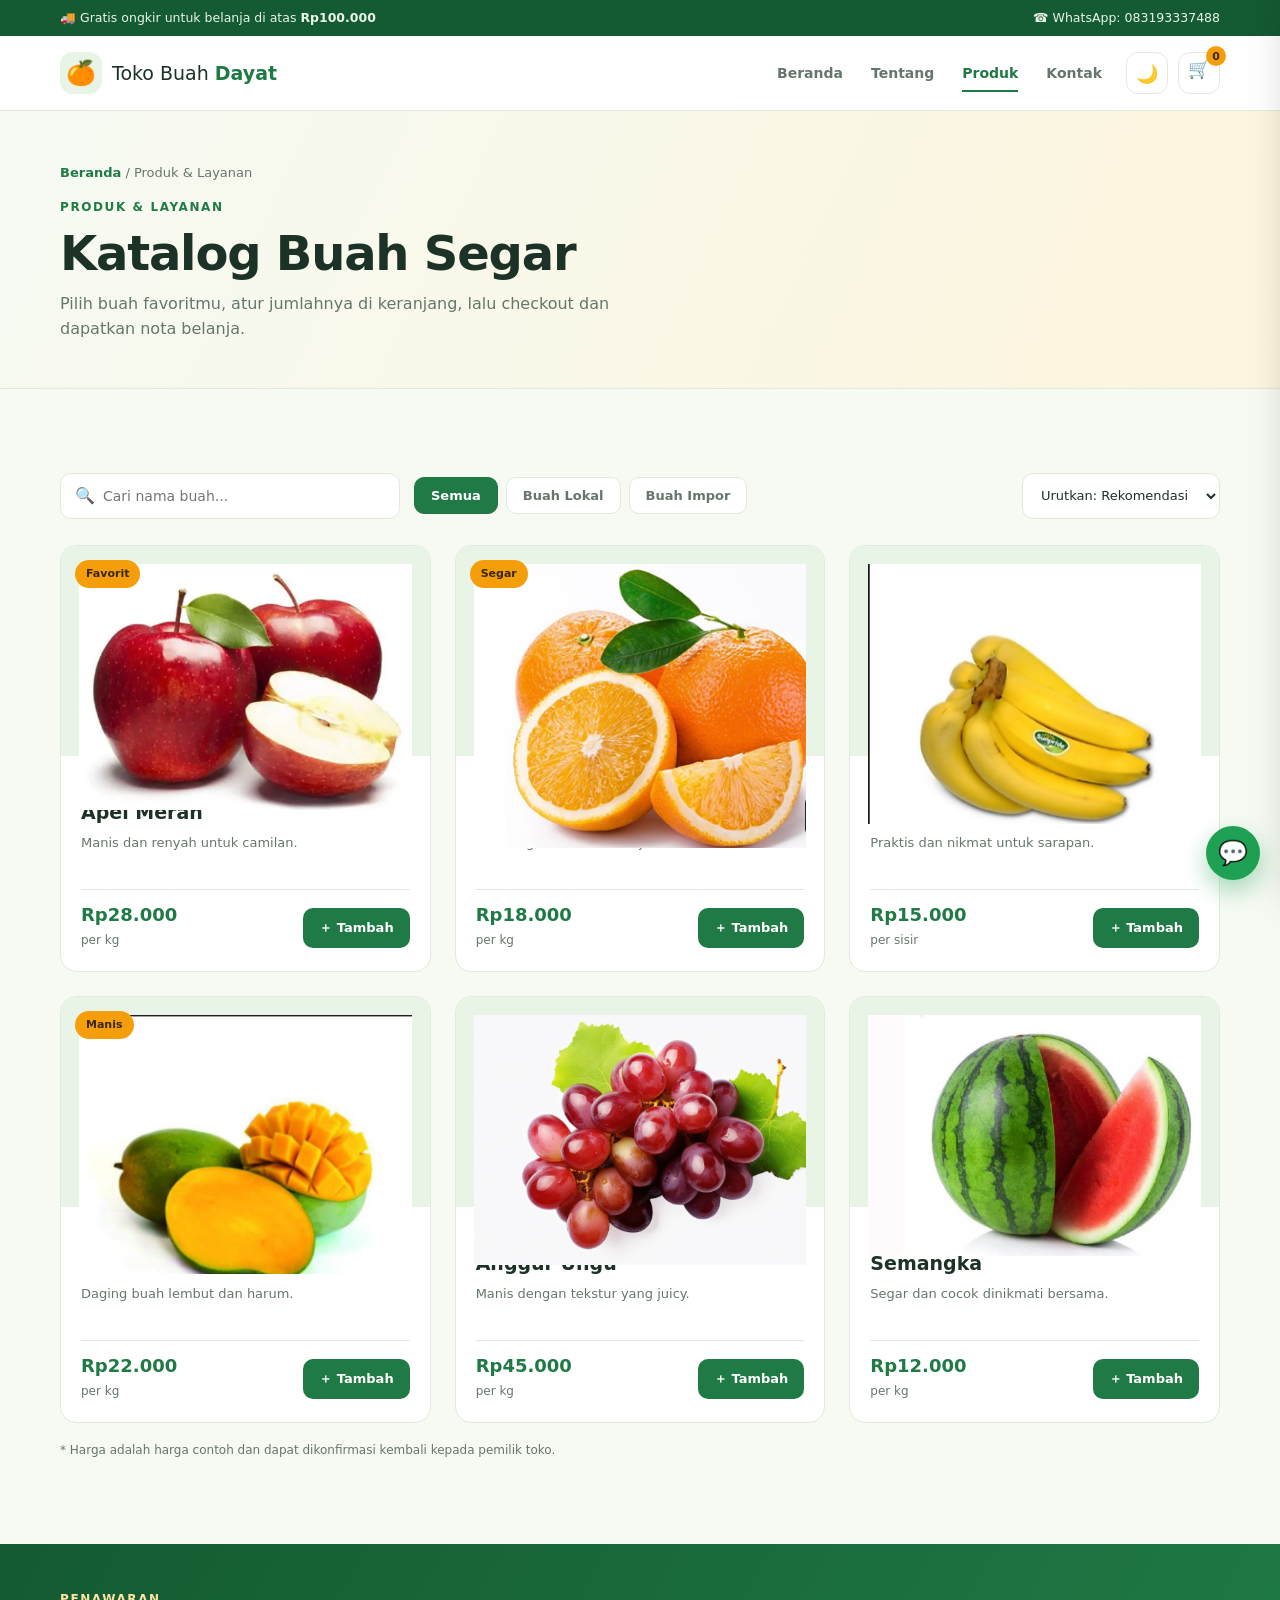
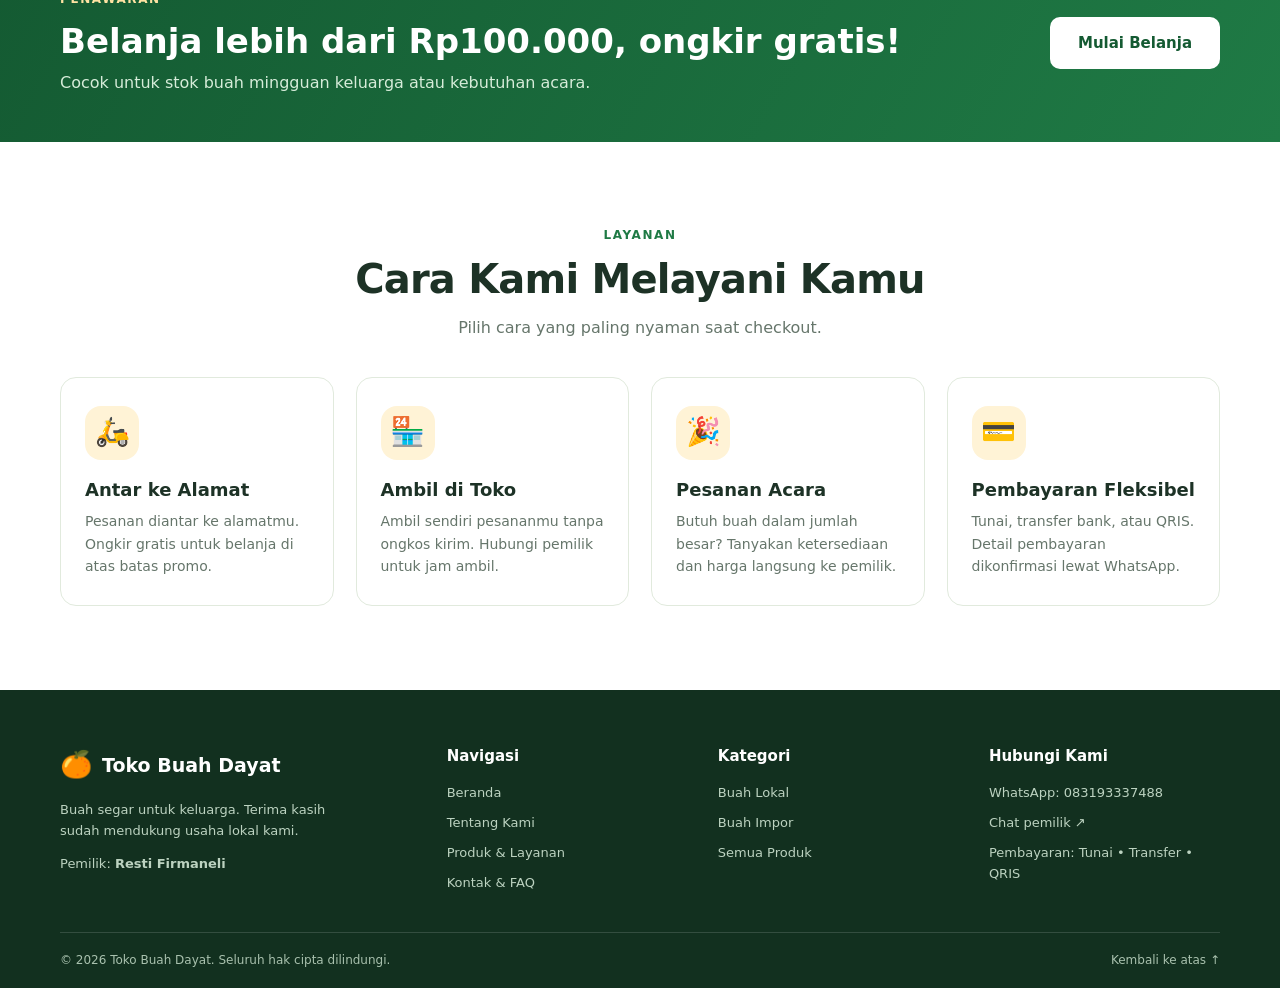
<file: services.html>
<!DOCTYPE html>
<html lang="id">
<head>
    <meta charset="UTF-8">
    <meta name="viewport" content="width=device-width, initial-scale=1.0">
    <meta name="description" content="Katalog buah segar lokal dan impor, layanan antar, ambil di toko, dan pembayaran fleksibel.">
    <title>Produk & Layanan | Toko Buah Dayat</title>
    <link rel="stylesheet" href="css/style.css">
</head>
<body id="top">

    <!-- ================= ANNOUNCEMENT BAR ================= -->
    <div class="topbar">
        <div class="container topbar-inner">
            <span>🚚 Gratis ongkir untuk belanja di atas <strong id="freeShipText">Rp100.000</strong></span>
            <span class="topbar-right">☎ WhatsApp: 083193337488</span>
        </div>
    </div>

    <!-- ================= NAVBAR ================= -->
    <header class="navbar-wrapper">
        <div class="container navbar-content">
            <a href="index.html" class="logo" aria-label="Toko Buah Dayat">
                <span class="logo-icon">🍊</span>
                <span class="logo-text">Toko Buah <strong>Dayat</strong></span>
            </a>

            <nav class="nav-menu" id="navMenu" aria-label="Navigasi utama">
                <a href="index.html">Beranda</a>
                <a href="about.html">Tentang</a>
                <a href="services.html" class="active">Produk</a>
                <a href="contact.html">Kontak</a>
            </nav>

            <div class="nav-actions">
                <button class="icon-btn" id="themeButton" type="button" aria-label="Ganti tema">🌙</button>
                <button class="icon-btn cart-btn" id="openCart" type="button" aria-label="Buka keranjang">
                    🛒<span class="cart-badge" id="cartBadge">0</span>
                </button>
                <button class="icon-btn mobile-menu" id="mobileMenu" type="button" aria-label="Buka menu">☰</button>
            </div>
        </div>
    </header>

    <main>
        <section class="page-hero">
            <div class="container">
                <p class="breadcrumb"><a href="index.html">Beranda</a> / <span>Produk &amp; Layanan</span></p>
                <p class="eyebrow">PRODUK & LAYANAN</p>
                <h1>Katalog Buah Segar</h1>
                <p>Pilih buah favoritmu, atur jumlahnya di keranjang, lalu checkout dan dapatkan nota belanja.</p>
            </div>
        </section>

        <section class="section products" id="products">
            <div class="container">
                <div class="product-tools">
                    <div class="search-box">
                        <span aria-hidden="true">🔍</span>
                        <input type="search" id="searchInput" placeholder="Cari nama buah..." aria-label="Cari nama buah">
                    </div>
                    <div class="filter-buttons" id="filterButtons">
                        <button class="filter-btn active" data-category="semua" type="button">Semua</button>
                        <button class="filter-btn" data-category="lokal" type="button">Buah Lokal</button>
                        <button class="filter-btn" data-category="impor" type="button">Buah Impor</button>
                    </div>
                    <select id="sortSelect" aria-label="Urutkan produk">
                        <option value="default">Urutkan: Rekomendasi</option>
                        <option value="termurah">Harga terendah</option>
                        <option value="termahal">Harga tertinggi</option>
                        <option value="nama">Nama A–Z</option>
                    </select>
                </div>

                <div class="product-grid" id="productGrid"></div>
                <p class="empty-message" id="emptyMessage" hidden>Buah tidak ditemukan. Coba kata kunci lain.</p>
                <p class="price-note">* Harga adalah harga contoh dan dapat dikonfirmasi kembali kepada pemilik toko.</p>
            </div>
        </section>

        <section class="promo">
            <div class="container promo-inner reveal">
                <div>
                    <p class="eyebrow light">PENAWARAN</p>
                    <h2>Belanja lebih dari <span id="promoFree">Rp100.000</span>, ongkir gratis!</h2>
                    <p>Cocok untuk stok buah mingguan keluarga atau kebutuhan acara.</p>
                </div>
                <a href="services.html#products" class="btn btn-light btn-lg">Mulai Belanja</a>
            </div>
        </section>

        <section class="section services" id="layanan">
            <div class="container">
                <div class="section-heading reveal">
                    <p class="eyebrow">LAYANAN</p>
                    <h2>Cara Kami Melayani Kamu</h2>
                    <p>Pilih cara yang paling nyaman saat checkout.</p>
                </div>
                <div class="services-grid services-4">
                    <div class="service-card reveal"><span>🛵</span><h3>Antar ke Alamat</h3><p>Pesanan diantar ke alamatmu. Ongkir gratis untuk belanja di atas batas promo.</p></div>
                    <div class="service-card reveal"><span>🏪</span><h3>Ambil di Toko</h3><p>Ambil sendiri pesananmu tanpa ongkos kirim. Hubungi pemilik untuk jam ambil.</p></div>
                    <div class="service-card reveal"><span>🎉</span><h3>Pesanan Acara</h3><p>Butuh buah dalam jumlah besar? Tanyakan ketersediaan dan harga langsung ke pemilik.</p></div>
                    <div class="service-card reveal"><span>💳</span><h3>Pembayaran Fleksibel</h3><p>Tunai, transfer bank, atau QRIS. Detail pembayaran dikonfirmasi lewat WhatsApp.</p></div>
                </div>
            </div>
        </section>
    </main>

    <!-- ================= FOOTER ================= -->
    <footer class="footer">
        <div class="container footer-top">
            <div class="footer-brand">
                <a href="index.html" class="footer-logo"><span>🍊</span><strong>Toko Buah Dayat</strong></a>
                <p>Buah segar untuk keluarga. Terima kasih sudah mendukung usaha lokal kami.</p>
                <p class="owner-line">Pemilik: <strong>Resti Firmaneli</strong></p>
            </div>
            <div class="footer-column">
                <h4>Navigasi</h4>
                <a href="index.html">Beranda</a><a href="about.html">Tentang Kami</a><a href="services.html">Produk &amp; Layanan</a><a href="contact.html">Kontak &amp; FAQ</a>
            </div>
            <div class="footer-column">
                <h4>Kategori</h4>
                <a href="services.html?kategori=lokal#products">Buah Lokal</a>
                <a href="services.html?kategori=impor#products">Buah Impor</a>
                <a href="services.html#products">Semua Produk</a>
            </div>
            <div class="footer-column">
                <h4>Hubungi Kami</h4>
                <p>WhatsApp: 083193337488</p>
                <a href="https://wa.me/6283193337488" target="_blank" rel="noopener">Chat pemilik ↗</a>
                <p class="pay-note">Pembayaran: Tunai • Transfer • QRIS</p>
            </div>
        </div>
        <div class="container footer-bottom">
            <p>© 2026 Toko Buah Dayat. Seluruh hak cipta dilindungi.</p>
            <a href="#top">Kembali ke atas ↑</a>
        </div>
    </footer>

    <!-- ================= FLOATING ================= -->
    <a class="wa-float" href="https://wa.me/6283193337488" target="_blank" rel="noopener" aria-label="Chat WhatsApp">💬</a>
    <button class="to-top" id="toTop" type="button" aria-label="Kembali ke atas">↑</button>

    <!-- ================= CART DRAWER ================= -->
    <div class="overlay" id="overlay"></div>
    <aside class="drawer" id="cartDrawer" aria-label="Keranjang belanja" aria-hidden="true">
        <div class="drawer-head">
            <h3>🛒 Keranjang Belanja</h3>
            <button class="icon-btn" id="closeCart" type="button" aria-label="Tutup keranjang">✕</button>
        </div>
        <div class="drawer-body" id="cartItems"></div>
        <div class="drawer-foot" id="cartFoot">
            <div class="sum-row"><span>Subtotal</span><strong id="cartSubtotal">Rp0</strong></div>
            <p class="sum-hint" id="shipHint"></p>
            <button class="btn btn-primary btn-block" id="checkoutButton" type="button">Lanjut ke Checkout →</button>
            <button class="btn btn-link" id="clearCart" type="button">Kosongkan keranjang</button>
        </div>
    </aside>

    <!-- ================= CHECKOUT MODAL ================= -->
    <div class="modal" id="checkoutModal" aria-hidden="true">
        <div class="modal-dialog" role="dialog" aria-labelledby="checkoutTitle">
            <div class="modal-head">
                <h3 id="checkoutTitle">Checkout Pesanan</h3>
                <button class="icon-btn" data-close="checkoutModal" type="button" aria-label="Tutup">✕</button>
            </div>
            <form id="checkoutForm" class="checkout-grid" novalidate>
                <div class="checkout-fields">
                    <div class="form-group">
                        <label for="coNama">Nama Lengkap</label>
                        <input type="text" id="coNama" placeholder="Nama pemesan" autocomplete="name">
                    </div>
                    <div class="form-group">
                        <label for="coHp">Nomor HP / WhatsApp</label>
                        <input type="tel" id="coHp" placeholder="08xxxxxxxxxx" autocomplete="tel">
                    </div>

                    <div class="form-group">
                        <label>Pengambilan</label>
                        <div class="choice-row">
                            <label class="choice"><input type="radio" name="delivery" value="antar" checked><span>🛵 Antar ke alamat</span></label>
                            <label class="choice"><input type="radio" name="delivery" value="ambil"><span>🏪 Ambil di toko</span></label>
                        </div>
                    </div>
                    <div class="form-group" id="addressGroup">
                        <label for="coAlamat">Alamat Pengantaran</label>
                        <textarea id="coAlamat" rows="3" placeholder="Nama jalan, nomor rumah, patokan"></textarea>
                    </div>

                    <div class="form-group">
                        <label>Metode Pembayaran</label>
                        <div class="choice-row">
                            <label class="choice"><input type="radio" name="payment" value="Tunai" checked><span>💵 Tunai</span></label>
                            <label class="choice"><input type="radio" name="payment" value="Transfer Bank"><span>🏦 Transfer</span></label>
                            <label class="choice"><input type="radio" name="payment" value="QRIS"><span>📱 QRIS</span></label>
                        </div>
                    </div>
                    <div class="form-group">
                        <label for="coCatatan">Catatan (opsional)</label>
                        <textarea id="coCatatan" rows="2" placeholder="Contoh: pilih yang agak matang"></textarea>
                    </div>
                    <p class="form-note error" id="checkoutNote" role="alert"></p>
                </div>

                <div class="checkout-summary">
                    <h4>Ringkasan</h4>
                    <div id="summaryItems"></div>
                    <div class="sum-row"><span>Subtotal</span><span id="sumSubtotal">Rp0</span></div>
                    <div class="sum-row"><span>Ongkos kirim</span><span id="sumShipping">Rp0</span></div>
                    <div class="sum-row total"><span>Total</span><strong id="sumTotal">Rp0</strong></div>
                    <button class="btn btn-primary btn-block" type="submit">Buat Nota Belanja 🧾</button>
                    <small class="muted">Pesanan belum dikirim sampai kamu menekan tombol WhatsApp di nota.</small>
                </div>
            </form>
        </div>
    </div>

    <!-- ================= NOTA MODAL ================= -->
    <div class="modal modal-receipt" id="receiptModal" aria-hidden="true">
        <div class="modal-dialog receipt-dialog" role="dialog" aria-labelledby="receiptTitle">
            <div class="receipt-actions no-print">
                <button class="btn btn-primary" id="sendWa" type="button">Kirim ke WhatsApp</button>
                <button class="btn btn-ghost" id="printReceipt" type="button">🖨 Cetak / Simpan PDF</button>
                <button class="btn btn-link" id="newOrder" type="button">Pesanan Baru</button>
                <button class="icon-btn" data-close="receiptModal" type="button" aria-label="Tutup">✕</button>
            </div>
            <div class="receipt" id="receiptPaper">
                <div class="receipt-head">
                    <div class="receipt-logo">🍊</div>
                    <h2 id="receiptTitle">Toko Buah Dayat</h2>
                    <p>Pemilik: Resti Firmaneli • WhatsApp 083193337488</p>
                    <p class="receipt-badge">NOTA BELANJA</p>
                </div>
                <div class="receipt-meta" id="receiptMeta"></div>
                <table class="receipt-table">
                    <thead><tr><th>Item</th><th class="num">Harga</th><th class="num">Qty</th><th class="num">Jumlah</th></tr></thead>
                    <tbody id="receiptRows"></tbody>
                </table>
                <div class="receipt-total" id="receiptTotals"></div>
                <p class="receipt-foot">Terima kasih sudah berbelanja! Harga dan ketersediaan dikonfirmasi oleh pemilik toko.</p>
            </div>
        </div>
    </div>

    <div class="toast-message" id="toastMessage" role="status" aria-live="polite"></div>

    <script src="js/script.js"></script>
</body>
</html>
</file>
<file: css/style.css>
/* =========================================================
   TOKO BUAH DAYAT - STYLE
   Tema warna, tipografi, komponen toko, keranjang, nota
========================================================= */
:root {
    --green: #1f7a45;
    --green-dark: #145a32;
    --green-soft: #e8f4e6;
    --orange: #f59e0b;
    --orange-soft: #fff3d6;
    --text: #1d3226;
    --muted: #66766b;
    --bg: #ffffff;
    --surface: #f6faf3;
    --card: #ffffff;
    --border: #e1eadd;
    --shadow: 0 14px 34px rgba(24, 66, 40, .10);
    --radius: 16px;
}
html[data-theme="dark"] {
    --green: #3bb26b;
    --green-dark: #2a8f52;
    --green-soft: #213a29;
    --orange-soft: #3a3220;
    --text: #e8f1e9;
    --muted: #aebfb1;
    --bg: #14211a;
    --surface: #182a1f;
    --card: #1e3125;
    --border: #324a38;
    --shadow: 0 14px 34px rgba(0, 0, 0, .35);
}

* { margin: 0; padding: 0; box-sizing: border-box; }
html { scroll-behavior: smooth; scroll-padding-top: 96px; }
body {
    font-family: "Segoe UI", system-ui, -apple-system, Arial, sans-serif;
    color: var(--text);
    background: var(--bg);
    line-height: 1.6;
    transition: background .3s ease, color .3s ease;
}
body.no-scroll { overflow: hidden; }
img { width: 100%; display: block; }
a { color: inherit; text-decoration: none; }
button, input, textarea, select { font-family: inherit; color: inherit; }
button { cursor: pointer; }
ul { list-style: none; }
[hidden] { display: none !important; }
.container { width: min(1160px, 92%); margin-inline: auto; }
.section { padding: 84px 0; }
.muted { color: var(--muted); font-size: 12px; }

/* ---------- Tipografi umum ---------- */
.eyebrow { color: var(--green); font-size: 12px; font-weight: 800; letter-spacing: 1.6px; margin-bottom: 10px; }
.eyebrow.light { color: #ffe3a3; }
.section-heading { text-align: center; max-width: 680px; margin: 0 auto 36px; }
.section-heading h2, .about-content h2, .contact-info h2 { font-size: clamp(28px, 4vw, 40px); line-height: 1.2; letter-spacing: -.8px; margin-bottom: 12px; }
.section-heading > p:last-child { color: var(--muted); }

/* ---------- Tombol ---------- */
.btn {
    display: inline-flex; align-items: center; justify-content: center; gap: 8px;
    min-height: 46px; padding: 0 22px; border: 0; border-radius: 10px;
    font-size: 14px; font-weight: 700; transition: transform .2s ease, box-shadow .2s ease, background .2s ease;
}
.btn:hover { transform: translateY(-2px); }
.btn-lg { min-height: 52px; padding: 0 28px; font-size: 15px; }
.btn-block { width: 100%; }
.btn-primary { color: #fff; background: var(--green); box-shadow: 0 8px 20px rgba(31,122,69,.22); }
.btn-primary:hover { background: var(--green-dark); }
.btn-ghost { background: transparent; border: 1.5px solid var(--border); color: var(--text); }
.btn-ghost:hover { border-color: var(--green); color: var(--green); }
.btn-light { background: #fff; color: var(--green-dark); }
.btn-whatsapp { color: #fff; background: #1ea152; margin-top: 26px; }
.btn-whatsapp:hover { background: #17843f; }
.btn-link { background: none; color: var(--muted); min-height: 38px; padding: 0 8px; }
.btn-link:hover { color: #c0392b; transform: none; }
.icon-btn {
    position: relative; display: grid; place-items: center; width: 42px; height: 42px;
    border: 1px solid var(--border); border-radius: 12px; background: var(--card); font-size: 18px;
    transition: border-color .2s ease, transform .2s ease;
}
.icon-btn:hover { border-color: var(--green); transform: translateY(-1px); }

/* ---------- Topbar & Navbar ---------- */
.topbar { background: var(--green-dark); color: #e8f6ea; font-size: 12.5px; }
.topbar-inner { display: flex; justify-content: space-between; gap: 12px; padding: 8px 0; }
.navbar-wrapper { position: sticky; top: 0; z-index: 900; background: color-mix(in srgb, var(--bg) 94%, transparent); border-bottom: 1px solid var(--border); backdrop-filter: blur(12px); }
.navbar-content { min-height: 74px; display: flex; align-items: center; gap: 24px; }
.logo { display: flex; align-items: center; gap: 10px; font-size: 19px; white-space: nowrap; }
.logo-icon { width: 42px; height: 42px; display: grid; place-items: center; border-radius: 13px; background: var(--green-soft); font-size: 24px; }
.logo strong { color: var(--green); }
.nav-menu { display: flex; align-items: center; gap: 28px; margin-left: auto; }
.nav-menu a { position: relative; padding: 6px 0; color: var(--muted); font-size: 14px; font-weight: 700; transition: color .2s ease; }
.nav-menu a::after { content: ""; position: absolute; left: 0; bottom: -2px; width: 0; height: 2px; background: var(--green); transition: width .25s ease; }
.nav-menu a:hover, .nav-menu a.active { color: var(--green); }
.nav-menu a:hover::after, .nav-menu a.active::after { width: 100%; }
.nav-actions { display: flex; align-items: center; gap: 10px; }
.mobile-menu { display: none; }
.cart-badge {
    position: absolute; top: -7px; right: -7px; min-width: 20px; height: 20px; padding: 0 5px;
    display: grid; place-items: center; border-radius: 20px; background: var(--orange); color: #3a2704;
    font-size: 11px; font-weight: 800;
}
.cart-btn.bump { animation: bump .4s ease; }
@keyframes bump { 40% { transform: scale(1.18); } }

/* ---------- Hero ---------- */
.hero { position: relative; overflow: hidden; background: linear-gradient(115deg, var(--surface) 0%, var(--orange-soft) 130%); }
.hero-content { min-height: 580px; display: grid; grid-template-columns: 1.05fr .95fr; align-items: center; gap: 40px; padding-block: 50px; }
.hero h1 { font-size: clamp(38px, 5.2vw, 62px); line-height: 1.06; letter-spacing: -1.8px; margin-bottom: 20px; }
.hero h1 span { color: var(--green); }
.hero-description { max-width: 540px; color: var(--muted); font-size: 16.5px; margin-bottom: 28px; }
.hero-buttons { display: flex; flex-wrap: wrap; gap: 12px; }
.hero-stats { display: flex; flex-wrap: wrap; gap: 30px; margin-top: 36px; }
.hero-stats strong { display: block; font-size: 22px; color: var(--green); line-height: 1.2; }
.hero-stats span { color: var(--muted); font-size: 12.5px; }
.hero-image { position: relative; max-width: 500px; justify-self: end; width: 100%; }
.hero-blob { position: absolute; inset: 6% 4% 2%; border-radius: 46% 54% 52% 48% / 52% 46% 54% 48%; background: var(--green-soft); z-index: 0; }
.hero-image > img { position: relative; z-index: 1; filter: drop-shadow(0 22px 22px rgba(30,70,40,.15)); animation: float 6s ease-in-out infinite; }
@keyframes float { 50% { transform: translateY(-10px); } }
.fresh-badge { position: absolute; z-index: 2; bottom: 8%; left: -6%; display: flex; align-items: center; gap: 10px; padding: 12px 16px; background: var(--card); border-radius: 15px; box-shadow: var(--shadow); }
.fresh-badge.badge-2 { bottom: auto; top: 10%; left: auto; right: -2%; }
.fresh-badge > span { font-size: 26px; }
.fresh-badge strong, .fresh-badge small { display: block; line-height: 1.3; }
.fresh-badge strong { font-size: 13px; }
.fresh-badge small { color: var(--muted); font-size: 11px; }

/* ---------- Keunggulan ---------- */
.features { border-bottom: 1px solid var(--border); background: var(--card); }
.features-grid { display: grid; grid-template-columns: repeat(4, 1fr); gap: 20px; padding: 26px 0; }
.feature { display: flex; align-items: center; gap: 12px; }
.feature > span { display: grid; place-items: center; width: 48px; height: 48px; flex-shrink: 0; border-radius: 14px; background: var(--orange-soft); font-size: 24px; }
.feature strong, .feature small { display: block; line-height: 1.35; }
.feature strong { font-size: 14px; }
.feature small { color: var(--muted); font-size: 12px; }

/* ---------- Kategori ---------- */
.category-grid { display: grid; grid-template-columns: repeat(3, 1fr); gap: 20px; }
.category-card {
    display: flex; flex-direction: column; align-items: flex-start; gap: 2px; padding: 26px; text-align: left;
    border: 1px solid var(--border); border-radius: var(--radius); background: var(--card);
    transition: transform .25s ease, box-shadow .25s ease, border-color .25s ease;
}
.category-card:hover { transform: translateY(-5px); box-shadow: var(--shadow); border-color: var(--green); }
.category-card > span { font-size: 38px; margin-bottom: 8px; }
.category-card strong { font-size: 18px; }
.category-card small { color: var(--muted); font-size: 13px; }

/* ---------- Produk ---------- */
.products { background: var(--surface); }
.product-tools { display: flex; align-items: center; flex-wrap: wrap; gap: 14px; margin-bottom: 26px; }
.search-box { display: flex; align-items: center; gap: 8px; flex: 1 1 240px; max-width: 340px; padding: 0 14px; min-height: 46px; border: 1px solid var(--border); border-radius: 11px; background: var(--card); }
.search-box input { width: 100%; border: 0; outline: 0; background: transparent; font-size: 14px; }
.filter-buttons { display: flex; flex-wrap: wrap; gap: 8px; }
.filter-btn { padding: 10px 16px; border: 1px solid var(--border); border-radius: 10px; background: var(--card); color: var(--muted); font-size: 13px; font-weight: 700; transition: all .2s ease; }
.filter-btn:hover, .filter-btn.active { color: #fff; background: var(--green); border-color: var(--green); }
#sortSelect { margin-left: auto; min-height: 46px; padding: 0 14px; border: 1px solid var(--border); border-radius: 11px; background: var(--card); font-size: 13px; outline: 0; }
.product-grid { display: grid; grid-template-columns: repeat(3, 1fr); gap: 24px; }
.product-card { display: flex; flex-direction: column; overflow: hidden; border: 1px solid var(--border); border-radius: var(--radius); background: var(--card); transition: transform .25s ease, box-shadow .25s ease; }
.product-card:hover { transform: translateY(-6px); box-shadow: var(--shadow); }
.product-image { position: relative; display: grid; place-items: center; height: 210px; padding: 18px; background: var(--green-soft); }
.product-image img { height: 100%; object-fit: contain; transition: transform .3s ease; }
.product-card:hover .product-image img { transform: scale(1.06); }
.product-tag { position: absolute; top: 14px; left: 14px; padding: 5px 11px; border-radius: 30px; background: var(--orange); color: #3a2704; font-size: 11px; font-weight: 800; }
.product-info { display: flex; flex-direction: column; flex: 1; padding: 20px; }
.product-category { margin-bottom: 3px; color: var(--green); font-size: 11px; font-weight: 800; letter-spacing: .8px; text-transform: uppercase; }
.product-info h3 { margin-bottom: 6px; font-size: 19px; }
.product-desc { flex: 1; min-height: 42px; color: var(--muted); font-size: 13px; }
.product-bottom { display: flex; align-items: center; justify-content: space-between; gap: 10px; margin-top: 14px; padding-top: 14px; border-top: 1px solid var(--border); }
.product-price strong { display: block; color: var(--green); font-size: 18px; line-height: 1.2; }
.product-price small { color: var(--muted); font-size: 12px; }
.add-button { display: inline-flex; align-items: center; gap: 6px; min-height: 40px; padding: 0 16px; border: 0; border-radius: 10px; background: var(--green); color: #fff; font-size: 13px; font-weight: 700; transition: background .2s ease, transform .2s ease; }
.add-button:hover { background: var(--green-dark); transform: scale(1.04); }
.empty-message { padding: 30px; text-align: center; color: var(--muted); }
.price-note { margin-top: 18px; color: var(--muted); font-size: 12px; }

/* ---------- Promo ---------- */
.promo { background: linear-gradient(120deg, var(--green-dark), var(--green)); color: #fff; }
.promo-inner { display: flex; align-items: center; justify-content: space-between; gap: 24px; padding: 46px 0; }
.promo h2 { font-size: clamp(24px, 3.4vw, 34px); line-height: 1.25; margin-bottom: 8px; }
.promo p:not(.eyebrow) { color: #d6ecd9; }

/* ---------- Cara pesan ---------- */
.steps { display: grid; grid-template-columns: repeat(4, 1fr); gap: 22px; }
.step { position: relative; padding: 28px 24px; border: 1px solid var(--border); border-radius: var(--radius); background: var(--card); }
.step-no { display: grid; place-items: center; width: 44px; height: 44px; margin-bottom: 16px; border-radius: 50%; background: var(--green); color: #fff; font-weight: 800; }
.step h3 { margin-bottom: 6px; font-size: 17px; }
.step p { color: var(--muted); font-size: 13.5px; }

/* ---------- Tentang ---------- */
.about { background: var(--surface); }
.about-wrapper { display: grid; grid-template-columns: .9fr 1.1fr; gap: 64px; align-items: center; }
.about-image { padding: 24px; border-radius: 30px; background: var(--green-soft); }
.about-content > p:not(.eyebrow) { margin: 14px 0 22px; color: var(--muted); }
.about-points { display: grid; gap: 16px; margin-bottom: 26px; }
.about-points li { display: flex; align-items: center; gap: 14px; }
.point-icon { display: grid; place-items: center; width: 48px; height: 48px; flex-shrink: 0; border-radius: 14px; background: var(--orange-soft); font-size: 23px; }
.about-points strong, .about-points small { display: block; line-height: 1.4; }
.about-points small { color: var(--muted); font-size: 13px; }

/* ---------- FAQ ---------- */
.faq-wrapper { max-width: 780px; }
.faq details { margin-bottom: 12px; border: 1px solid var(--border); border-radius: 14px; background: var(--card); overflow: hidden; }
.faq summary { position: relative; padding: 18px 54px 18px 22px; font-weight: 700; cursor: pointer; list-style: none; }
.faq summary::-webkit-details-marker { display: none; }
.faq summary::after { content: "+"; position: absolute; right: 22px; top: 50%; transform: translateY(-50%); font-size: 22px; color: var(--green); transition: transform .2s ease; }
.faq details[open] summary::after { content: "–"; }
.faq details p { padding: 0 22px 20px; color: var(--muted); font-size: 14px; }

/* ---------- Kontak ---------- */
.contact { background: linear-gradient(135deg, var(--surface), var(--orange-soft)); }
.contact-wrapper { display: grid; grid-template-columns: .9fr 1.1fr; gap: 56px; align-items: center; }
.contact-description { max-width: 440px; margin: 14px 0 26px; color: var(--muted); }
.contact-list { display: flex; flex-direction: column; gap: 16px; }
.contact-item { display: flex; align-items: center; gap: 14px; }
.contact-icon { display: grid; place-items: center; width: 44px; height: 44px; border-radius: 13px; background: var(--card); box-shadow: 0 4px 12px rgba(31,69,42,.07); }
.contact-item small, .contact-item strong { display: block; line-height: 1.4; }
.contact-item small { color: var(--muted); font-size: 12px; }
.contact-form { padding: 32px; border: 1px solid var(--border); border-radius: 20px; background: var(--card); box-shadow: var(--shadow); }
.contact-form h3 { font-size: 22px; margin-bottom: 4px; }
.contact-form > p { margin-bottom: 22px; color: var(--muted); font-size: 13px; }

/* ---------- Form ---------- */
.form-row { display: grid; grid-template-columns: 1fr 1fr; gap: 14px; }
.form-group { margin-bottom: 16px; }
.form-group > label { display: block; margin-bottom: 6px; font-size: 12.5px; font-weight: 700; }
.form-group input[type="text"], .form-group input[type="tel"], .form-group textarea, .form-group select {
    width: 100%; padding: 12px 14px; border: 1px solid var(--border); border-radius: 10px; outline: 0;
    background: var(--bg); font-size: 14px; transition: border-color .2s ease, box-shadow .2s ease;
}
.form-group input:focus, .form-group textarea:focus, .form-group select:focus { border-color: var(--green); box-shadow: 0 0 0 3px rgba(31,122,69,.15); }
.form-group textarea { resize: vertical; min-height: 80px; }
.form-note { min-height: 18px; margin-top: 10px; color: var(--green); font-size: 12.5px; font-weight: 600; }
.form-note.error { color: #d6402f; }
.choice-row { display: flex; flex-wrap: wrap; gap: 8px; }
.choice { cursor: pointer; }
.choice input { position: absolute; opacity: 0; pointer-events: none; }
.choice span { display: inline-flex; align-items: center; padding: 10px 14px; border: 1.5px solid var(--border); border-radius: 10px; font-size: 13px; font-weight: 600; transition: all .2s ease; }
.choice input:checked + span { border-color: var(--green); background: var(--green-soft); color: var(--green); }
.choice input:focus-visible + span { box-shadow: 0 0 0 3px rgba(31,122,69,.25); }

/* ---------- Footer ---------- */
.footer { background: #12301f; color: #fff; }
.footer-top { display: grid; grid-template-columns: 1.5fr 1fr 1fr 1fr; gap: 40px; padding: 54px 0 38px; }
.footer-logo { display: flex; align-items: center; gap: 10px; margin-bottom: 14px; font-size: 19px; }
.footer-logo span { font-size: 26px; }
.footer-brand p { max-width: 280px; color: #bcd2c0; font-size: 13px; }
.footer-brand .owner-line { margin-top: 12px; }
.footer-column { display: flex; flex-direction: column; gap: 9px; }
.footer-column h4 { margin-bottom: 6px; font-size: 15px; }
.footer-column a, .footer-column p { color: #bcd2c0; font-size: 13px; }
.footer-column a:hover, .footer-bottom a:hover { color: #ffe9a8; }
.footer-bottom { display: flex; justify-content: space-between; align-items: center; gap: 16px; padding: 18px 0; border-top: 1px solid rgba(255,255,255,.14); color: #a9c1ae; font-size: 12px; }

/* ---------- Floating ---------- */
.wa-float { position: fixed; right: 20px; bottom: 20px; z-index: 800; display: grid; place-items: center; width: 54px; height: 54px; border-radius: 50%; background: #1ea152; color: #fff; font-size: 24px; box-shadow: 0 10px 24px rgba(30,161,82,.4); transition: transform .2s ease; }
.wa-float:hover { transform: scale(1.08); }
.to-top { position: fixed; right: 26px; bottom: 86px; z-index: 800; width: 42px; height: 42px; border: 1px solid var(--border); border-radius: 50%; background: var(--card); box-shadow: var(--shadow); opacity: 0; pointer-events: none; transform: translateY(10px); transition: all .25s ease; }
.to-top.show { opacity: 1; pointer-events: auto; transform: none; }

/* ---------- Overlay & Drawer keranjang ---------- */
.overlay { position: fixed; inset: 0; z-index: 1000; background: rgba(10,25,16,.5); opacity: 0; pointer-events: none; transition: opacity .3s ease; }
.overlay.show { opacity: 1; pointer-events: auto; }
.drawer {
    position: fixed; top: 0; right: 0; bottom: 0; z-index: 1100; display: flex; flex-direction: column;
    width: min(430px, 100%); background: var(--bg); box-shadow: -12px 0 40px rgba(0,0,0,.2);
    transform: translateX(105%); transition: transform .35s ease;
}
.drawer.open { transform: none; }
.drawer-head { display: flex; align-items: center; justify-content: space-between; padding: 18px 20px; border-bottom: 1px solid var(--border); }
.drawer-head h3 { font-size: 18px; }
.drawer-body { flex: 1; overflow-y: auto; padding: 16px 20px; }
.drawer-foot { padding: 16px 20px 20px; border-top: 1px solid var(--border); background: var(--surface); }
.sum-row { display: flex; align-items: center; justify-content: space-between; gap: 10px; margin-bottom: 8px; font-size: 14px; }
.sum-row.total { margin-top: 10px; padding-top: 12px; border-top: 1px dashed var(--border); font-size: 17px; }
.sum-row.total strong { color: var(--green); font-size: 20px; }
.sum-hint { margin-bottom: 14px; color: var(--muted); font-size: 12.5px; }
.cart-empty { display: grid; place-items: center; gap: 6px; padding: 60px 10px; text-align: center; color: var(--muted); }
.cart-empty span { font-size: 54px; }
.cart-empty strong { color: var(--text); font-size: 17px; }
.cart-item { display: grid; grid-template-columns: 68px 1fr auto; gap: 14px; align-items: center; padding: 14px 0; border-bottom: 1px solid var(--border); }
.cart-thumb { display: grid; place-items: center; width: 68px; height: 68px; padding: 6px; border-radius: 12px; background: var(--green-soft); }
.cart-thumb img { height: 100%; object-fit: contain; }
.cart-meta strong { display: block; font-size: 14.5px; line-height: 1.3; }
.cart-meta small { display: block; margin-bottom: 8px; color: var(--muted); font-size: 12px; }
.qty { display: inline-flex; align-items: center; border: 1px solid var(--border); border-radius: 9px; overflow: hidden; }
.qty button { width: 30px; height: 30px; border: 0; background: var(--card); font-size: 16px; font-weight: 700; }
.qty button:hover { background: var(--green-soft); color: var(--green); }
.qty span { min-width: 44px; text-align: center; font-size: 13px; font-weight: 700; }
.cart-side { display: flex; flex-direction: column; align-items: flex-end; gap: 8px; }
.cart-side strong { font-size: 14px; }
.remove-btn { border: 0; background: none; color: var(--muted); font-size: 12px; text-decoration: underline; }
.remove-btn:hover { color: #d6402f; }

/* ---------- Modal ---------- */
.modal { position: fixed; inset: 0; z-index: 1200; display: flex; align-items: flex-start; justify-content: center; padding: 28px 14px; overflow-y: auto; background: rgba(10,25,16,.55); opacity: 0; pointer-events: none; transition: opacity .25s ease; }
.modal.open { opacity: 1; pointer-events: auto; }
.modal-dialog { width: min(920px, 100%); margin: auto; border-radius: 20px; background: var(--bg); box-shadow: 0 30px 70px rgba(0,0,0,.35); transform: translateY(16px); transition: transform .3s ease; }
.modal.open .modal-dialog { transform: none; }
.modal-head { display: flex; align-items: center; justify-content: space-between; padding: 20px 26px; border-bottom: 1px solid var(--border); }
.checkout-grid { display: grid; grid-template-columns: 1.2fr .8fr; }
.checkout-fields { padding: 24px 26px; }
.checkout-summary { padding: 24px 26px; border-radius: 0 0 20px 0; background: var(--surface); border-left: 1px solid var(--border); }
.checkout-summary h4 { margin-bottom: 14px; font-size: 16px; }
.summary-item { display: flex; justify-content: space-between; gap: 10px; padding: 7px 0; font-size: 13px; border-bottom: 1px dashed var(--border); }
.summary-item small { display: block; color: var(--muted); }
#summaryItems { margin-bottom: 14px; max-height: 190px; overflow-y: auto; }
.checkout-summary .btn { margin: 14px 0 10px; }

/* ---------- Nota ---------- */
.receipt-dialog { width: min(560px, 100%); background: transparent; box-shadow: none; }
.receipt-actions { display: flex; flex-wrap: wrap; align-items: center; gap: 8px; margin-bottom: 12px; padding: 12px; border-radius: 14px; background: var(--bg); }
.receipt-actions .icon-btn { margin-left: auto; }
.receipt { padding: 30px 28px; border-radius: 6px; background: #fff; color: #1d2a21; font-family: "Courier New", ui-monospace, monospace; font-size: 13px; box-shadow: 0 16px 40px rgba(0,0,0,.25); }
.receipt-head { text-align: center; padding-bottom: 14px; border-bottom: 2px dashed #b9c5bc; }
.receipt-logo { font-size: 34px; line-height: 1; }
.receipt-head h2 { margin: 6px 0 2px; font-size: 22px; letter-spacing: .5px; }
.receipt-head p { font-size: 12px; color: #55645a; }
.receipt-badge { display: inline-block; margin-top: 10px; padding: 3px 14px; border: 1.5px solid #1d2a21; font-weight: 700; letter-spacing: 2px; }
.receipt-meta { display: grid; gap: 3px; padding: 14px 0; border-bottom: 2px dashed #b9c5bc; }
.receipt-meta div { display: flex; justify-content: space-between; gap: 14px; }
.receipt-meta span:first-child { color: #55645a; flex-shrink: 0; }
.receipt-meta span:last-child { text-align: right; word-break: break-word; }
.receipt-table { width: 100%; margin: 12px 0; border-collapse: collapse; }
.receipt-table th { padding: 6px 0; border-bottom: 1px solid #1d2a21; font-size: 12px; text-align: left; }
.receipt-table td { padding: 7px 0; vertical-align: top; border-bottom: 1px dotted #c9d3cc; }
.receipt-table .num { text-align: right; white-space: nowrap; padding-left: 8px; }
.receipt-total { padding: 10px 0; border-top: 2px dashed #b9c5bc; }
.receipt-total div { display: flex; justify-content: space-between; padding: 2px 0; }
.receipt-total .grand { margin-top: 6px; padding-top: 8px; border-top: 1px solid #1d2a21; font-size: 17px; font-weight: 700; }
.receipt-foot { margin-top: 12px; padding-top: 12px; border-top: 2px dashed #b9c5bc; text-align: center; font-size: 11.5px; color: #55645a; }

/* ---------- Toast ---------- */
.toast-message { position: fixed; left: 50%; bottom: 26px; z-index: 2000; max-width: calc(100% - 40px); padding: 13px 20px; border-radius: 12px; background: #12301f; color: #fff; box-shadow: var(--shadow); font-size: 13.5px; opacity: 0; pointer-events: none; transform: translate(-50%, 14px); transition: all .25s ease; }
.toast-message.show { opacity: 1; transform: translate(-50%, 0); }

/* ---------- Halaman dalam (about, services, contact) ---------- */
.page-hero { background: linear-gradient(115deg, var(--surface) 0%, var(--orange-soft) 130%); border-bottom: 1px solid var(--border); padding: 52px 0 46px; }
.page-hero h1 { margin-bottom: 10px; font-size: clamp(32px, 4.6vw, 48px); line-height: 1.12; letter-spacing: -1.2px; }
.page-hero p:last-child { max-width: 620px; color: var(--muted); font-size: 16px; }
.breadcrumb { margin-bottom: 14px; color: var(--muted); font-size: 13px; }
.breadcrumb a { color: var(--green); font-weight: 700; }
.breadcrumb a:hover { text-decoration: underline; }
.center-btn { margin-top: 34px; text-align: center; }
a.category-card { color: inherit; }
.services-grid { display: grid; grid-template-columns: repeat(3, 1fr); gap: 22px; }
.services-grid.services-4 { grid-template-columns: repeat(4, 1fr); }
.service-card { padding: 28px 24px; border: 1px solid var(--border); border-radius: var(--radius); background: var(--card); transition: transform .25s ease, box-shadow .25s ease; }
.service-card:hover { transform: translateY(-5px); box-shadow: var(--shadow); }
.service-card > span { display: grid; place-items: center; width: 54px; height: 54px; margin-bottom: 16px; border-radius: 16px; background: var(--orange-soft); font-size: 28px; }
.service-card h3 { margin-bottom: 6px; font-size: 18px; }
.service-card p { color: var(--muted); font-size: 14px; }
.values, .services { background: var(--bg); }
.profile { padding-top: 0; }
.profile-card { display: flex; align-items: center; gap: 24px; padding: 30px; border: 1px solid var(--border); border-radius: 20px; background: var(--green-soft); }
.profile-card > div:nth-child(2) { flex: 1; }
.profile-card h3 { margin-bottom: 4px; font-size: 24px; }
.profile-card p:not(.eyebrow) { color: var(--muted); font-size: 14px; }
.profile-card .btn-whatsapp { margin-top: 0; white-space: nowrap; }
.profile-avatar { display: grid; place-items: center; width: 84px; height: 84px; flex-shrink: 0; border-radius: 50%; background: var(--card); font-size: 42px; box-shadow: var(--shadow); }

/* ---------- Animasi muncul ---------- */
.reveal { opacity: 0; transform: translateY(22px); transition: opacity .6s ease, transform .6s ease; }
.reveal.visible { opacity: 1; transform: none; }
@media (prefers-reduced-motion: reduce) {
    * { animation: none !important; transition: none !important; }
    .reveal { opacity: 1; transform: none; }
}

/* ---------- Responsif ---------- */
@media (max-width: 992px) {
    .nav-menu { gap: 18px; }
    .features-grid { grid-template-columns: repeat(2, 1fr); }
    .product-grid { grid-template-columns: repeat(2, 1fr); }
    .steps { grid-template-columns: repeat(2, 1fr); }
    .services-grid.services-4 { grid-template-columns: repeat(2, 1fr); }
    .about-wrapper, .contact-wrapper { gap: 36px; }
    .footer-top { gap: 26px; }
}
@media (max-width: 820px) {
    .section { padding: 60px 0; }
    .topbar-right { display: none; }
    .navbar-content { min-height: 66px; }
    .logo { margin-right: auto; }
    .mobile-menu { display: grid; }
    .nav-menu {
        display: none; position: absolute; left: 4%; right: 4%; top: 100%; flex-direction: column; align-items: stretch; gap: 0;
        margin: 6px 0 0; padding: 8px 18px; border: 1px solid var(--border); border-radius: 14px; background: var(--bg); box-shadow: var(--shadow);
    }
    .nav-menu.show { display: flex; }
    .nav-menu a { padding: 13px 4px; }
    .nav-menu a::after { display: none; }
    .hero-content { grid-template-columns: 1fr; min-height: auto; padding-block: 44px; }
    .hero-image { justify-self: center; max-width: 420px; }
    .fresh-badge { left: 0; }
    .fresh-badge.badge-2 { right: 0; }
    .about-wrapper, .contact-wrapper { grid-template-columns: 1fr; }
    .about-image { max-width: 440px; margin: auto; }
    .category-grid { grid-template-columns: 1fr; }
    .services-grid { grid-template-columns: 1fr; }
    .profile-card { flex-direction: column; align-items: flex-start; }
    .promo-inner { flex-direction: column; align-items: flex-start; }
    .checkout-grid { grid-template-columns: 1fr; }
    .checkout-summary { border-left: 0; border-top: 1px solid var(--border); border-radius: 0 0 20px 20px; }
    .footer-top { grid-template-columns: 1fr 1fr; }
    .footer-brand { grid-column: 1 / -1; }
}
@media (max-width: 560px) {
    .logo-text { font-size: 16px; }
    .hero-buttons .btn { width: 100%; }
    .hero-stats { gap: 20px; }
    .features-grid { grid-template-columns: 1fr; }
    .product-grid { grid-template-columns: 1fr; }
    .steps { grid-template-columns: 1fr; }
    .services-grid.services-4 { grid-template-columns: 1fr; }
    .form-row { grid-template-columns: 1fr; gap: 0; }
    .contact-form { padding: 22px; }
    #sortSelect { margin-left: 0; width: 100%; }
    .search-box { max-width: none; }
    .footer-top { grid-template-columns: 1fr; }
    .footer-bottom { flex-direction: column; text-align: center; }
    .to-top { right: 20px; }
}

/* ---------- Cetak nota ---------- */
@media print {
    body > *:not(#receiptModal) { display: none !important; }
    #receiptModal { position: static; display: block; padding: 0; background: none; opacity: 1; overflow: visible; }
    #receiptModal .modal-dialog { width: 100%; margin: 0; transform: none; box-shadow: none; }
    .no-print { display: none !important; }
    .receipt { box-shadow: none; border-radius: 0; padding: 0; }
    @page { margin: 12mm; }
}
</file>
